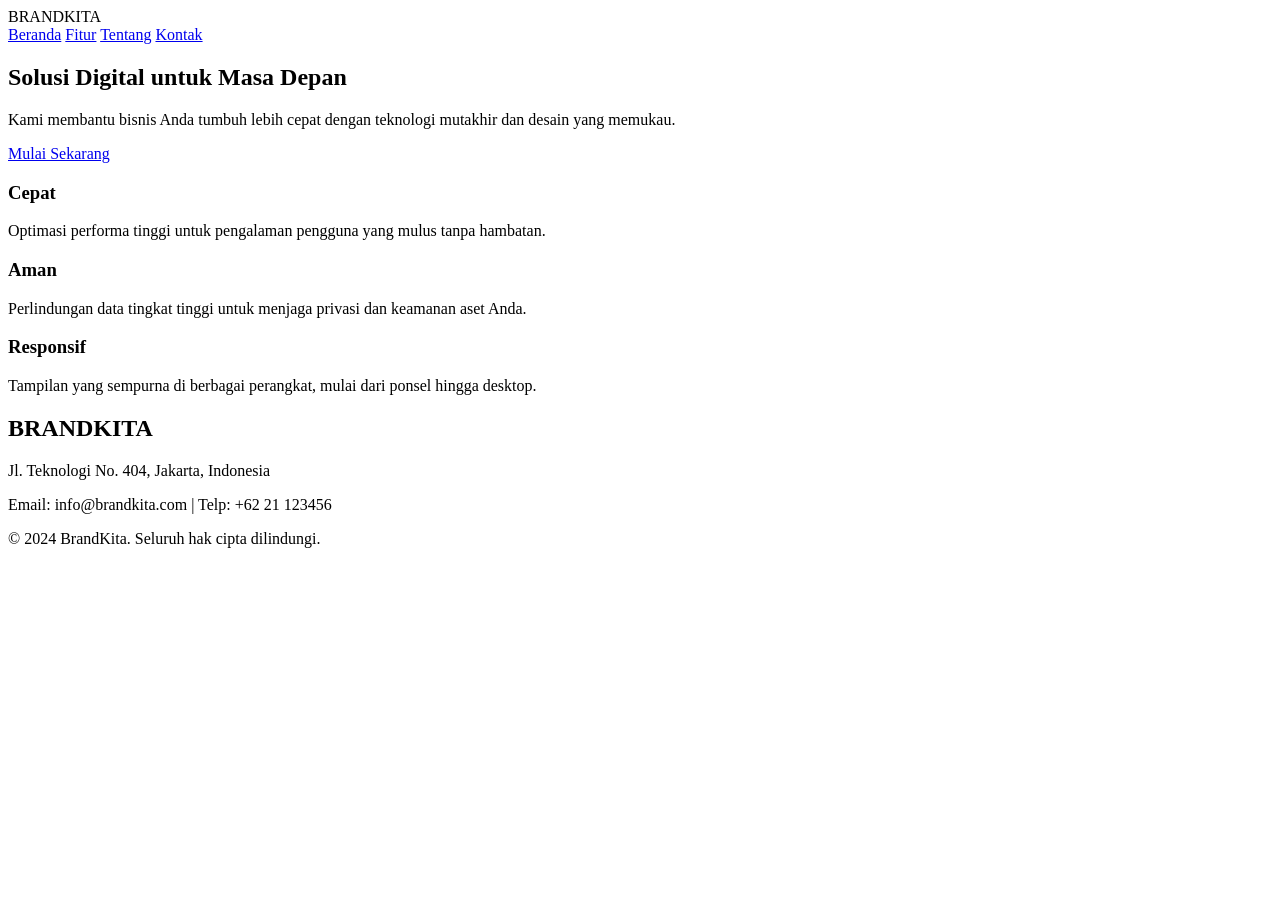
<file: index.html>
<!DOCTYPE html>
<html lang="en">
<head>
    <meta charset="UTF-8">
    <meta name="viewport" content="width=device-width, initial-scale=1.0">
    <title>Proyek Kolaborasi - BrandKita</title>
</head>
<body>
    <header>
    <div class="logo">BRANDKITA</div>
    <nav>
        <a href="#home">Beranda</a>
        <a href="#features">Fitur</a>
        <a href="#about">Tentang</a>
        <a href="#contact">Kontak</a>
    </nav>
</header>

<section class="hero" id="home">
    <h1>Solusi Digital untuk Masa Depan</h1>
    <p>Kami membantu bisnis Anda tumbuh lebih cepat dengan teknologi mutakhir dan desain yang memukau.</p>
    <a href="#features" class="btn">Mulai Sekarang</a>
</section>
<section class="features" id="features">
    <div class="feature-card">
        <h3>Cepat</h3>
        <p>Optimasi performa tinggi untuk pengalaman pengguna yang mulus tanpa hambatan.</p>
    </div>
    <div class="feature-card">
        <h3>Aman</h3>
        <p>Perlindungan data tingkat tinggi untuk menjaga privasi dan keamanan aset Anda.</p>
    </div>
    <div class="feature-card">
        <h3>Responsif</h3>
        <p>Tampilan yang sempurna di berbagai perangkat, mulai dari ponsel hingga desktop.</p>
    </div>
</section>

<footer>
    <div class="footer-content">
        <h2>BRANDKITA</h2>
        <p>Jl. Teknologi No. 404, Jakarta, Indonesia</p>
        <p>Email: info@brandkita.com | Telp: +62 21 123456</p>
    </div>
    <div class="copyright">
        &copy; 2024 BrandKita. Seluruh hak cipta dilindungi.
    </div>
</footer>
</body>
</html>
</file>
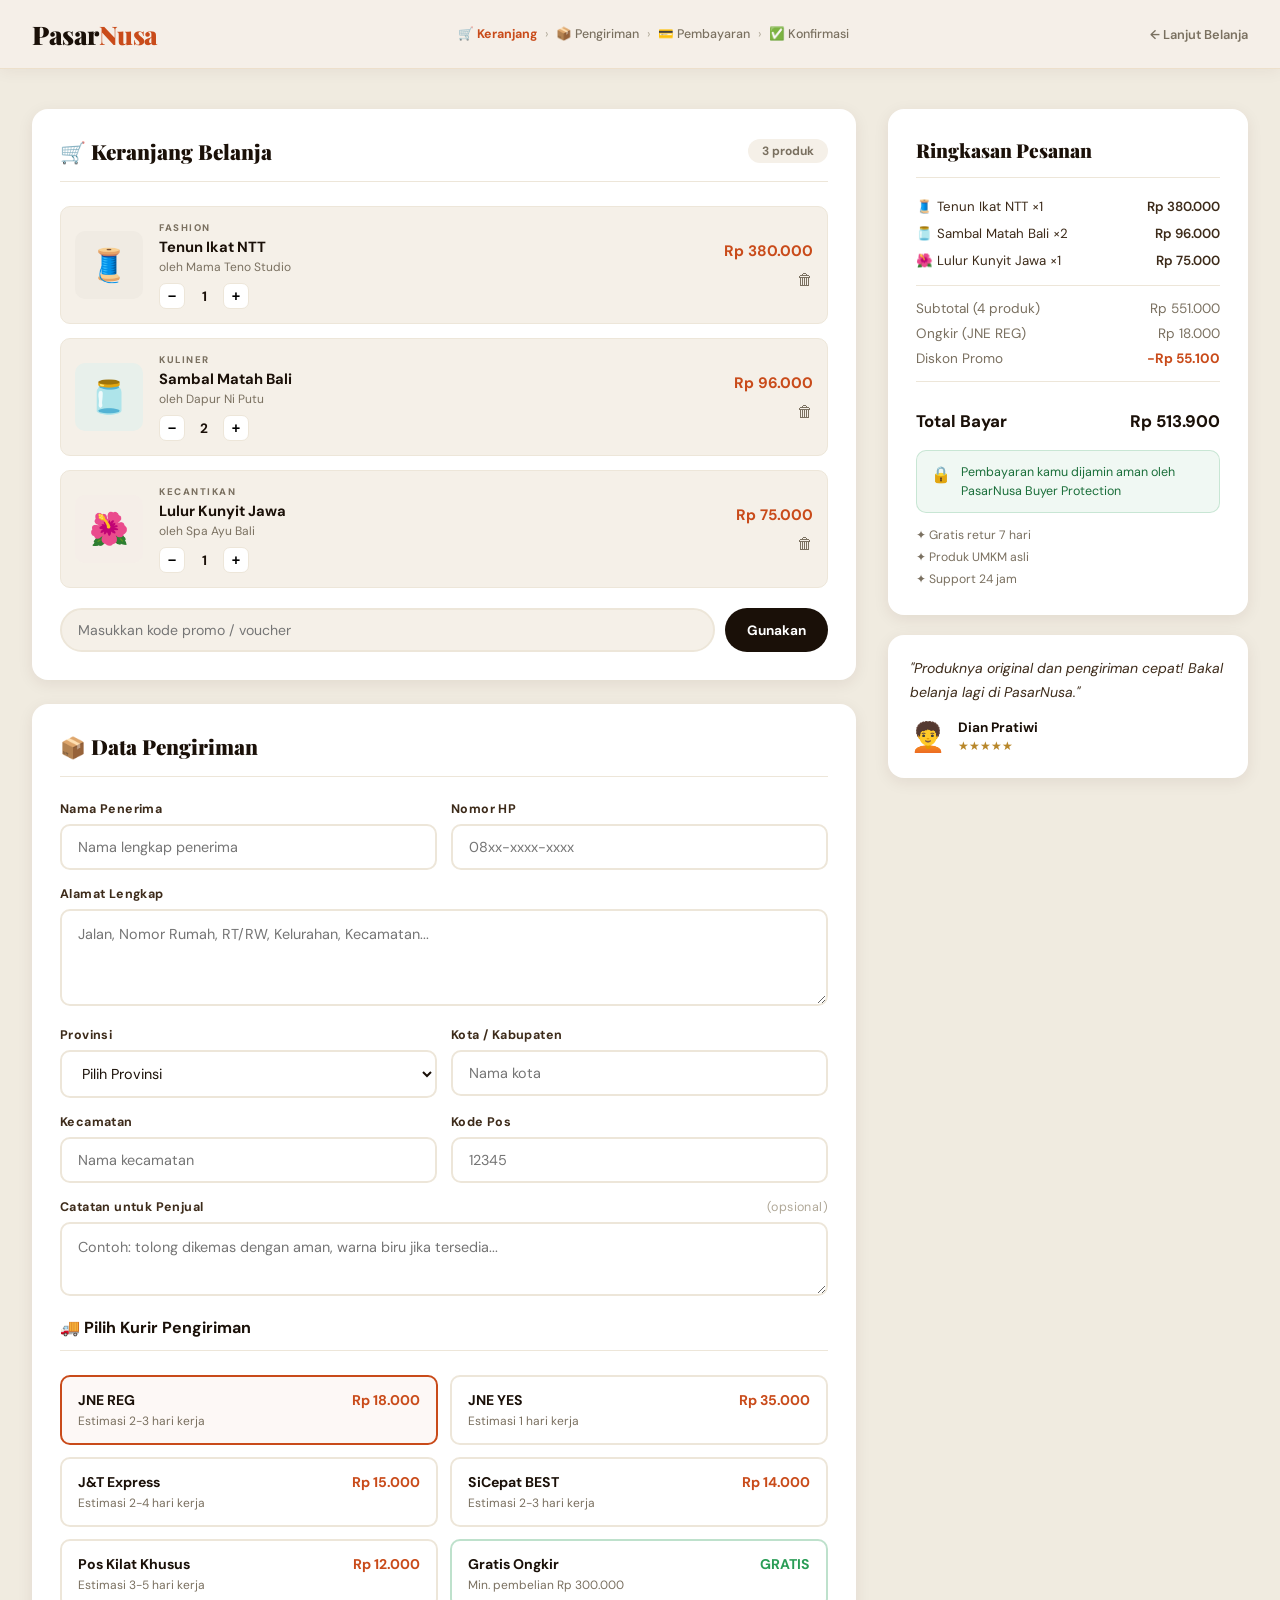
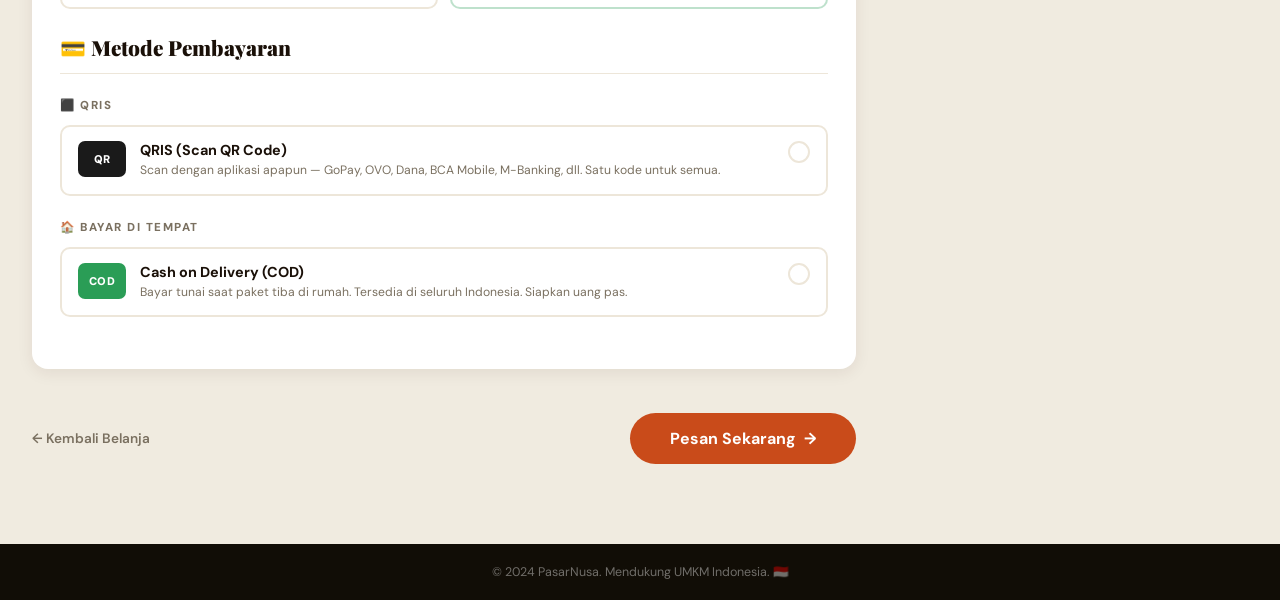
<file: Checkout.html>
<!DOCTYPE html>
<html lang="id">
<head>
  <meta charset="UTF-8" />
  <meta name="viewport" content="width=device-width, initial-scale=1.0" />
  <title>Checkout — PasarNusa</title>
  <link rel="stylesheet" href="style.css" />
  <link href="https://fonts.googleapis.com/css2?family=Playfair+Display:ital,wght@0,700;0,900;1,700&family=DM+Sans:wght@300;400;500;600&display=swap" rel="stylesheet" />
</head>
<body class="checkout-page">

  <nav class="navbar">
    <div class="nav-container">
      <a href="Home.html" class="logo">Pasar<span>Nusa</span></a>
      <div class="checkout-breadcrumb">
        <span class="crumb active">🛒 Keranjang</span>
        <span class="crumb-arrow">›</span>
        <span class="crumb">📦 Pengiriman</span>
        <span class="crumb-arrow">›</span>
        <span class="crumb">💳 Pembayaran</span>
        <span class="crumb-arrow">›</span>
        <span class="crumb">✅ Konfirmasi</span>
      </div>
      <a href="Home.html" class="btn-ghost-nav">← Lanjut Belanja</a>
    </div>
  </nav>

  <main class="checkout-main">
    <div class="checkout-layout">

      <!-- ============ LEFT: FORM ============ -->
      <div class="checkout-left">

        <!-- SECTION 1: KERANJANG -->
        <div class="checkout-card">
          <div class="checkout-card-header">
            <h2>🛒 Keranjang Belanja</h2>
            <span class="item-count">3 produk</span>
          </div>

          <div class="cart-list">

            <div class="cart-row">
              <div class="cart-row-img" style="background:#f0ebe3;">🧵</div>
              <div class="cart-row-info">
                <p class="cart-row-cat">FASHION</p>
                <p class="cart-row-name">Tenun Ikat NTT</p>
                <p class="cart-row-seller">oleh Mama Teno Studio</p>
                <div class="cart-row-qty">
                  <button class="qty-btn" type="button">−</button>
                  <span class="qty-val">1</span>
                  <button class="qty-btn" type="button">+</button>
                </div>
              </div>
              <div class="cart-row-right">
                <p class="cart-row-price">Rp 380.000</p>
                <button class="cart-row-remove" type="button">🗑</button>
              </div>
            </div>

            <div class="cart-row">
              <div class="cart-row-img" style="background:#e8f0eb;">🫙</div>
              <div class="cart-row-info">
                <p class="cart-row-cat">KULINER</p>
                <p class="cart-row-name">Sambal Matah Bali</p>
                <p class="cart-row-seller">oleh Dapur Ni Putu</p>
                <div class="cart-row-qty">
                  <button class="qty-btn" type="button">−</button>
                  <span class="qty-val">2</span>
                  <button class="qty-btn" type="button">+</button>
                </div>
              </div>
              <div class="cart-row-right">
                <p class="cart-row-price">Rp 96.000</p>
                <button class="cart-row-remove" type="button">🗑</button>
              </div>
            </div>

            <div class="cart-row">
              <div class="cart-row-img" style="background:#f5eee8;">🌺</div>
              <div class="cart-row-info">
                <p class="cart-row-cat">KECANTIKAN</p>
                <p class="cart-row-name">Lulur Kunyit Jawa</p>
                <p class="cart-row-seller">oleh Spa Ayu Bali</p>
                <div class="cart-row-qty">
                  <button class="qty-btn" type="button">−</button>
                  <span class="qty-val">1</span>
                  <button class="qty-btn" type="button">+</button>
                </div>
              </div>
              <div class="cart-row-right">
                <p class="cart-row-price">Rp 75.000</p>
                <button class="cart-row-remove" type="button">🗑</button>
              </div>
            </div>

          </div>

          <!-- KODE PROMO -->
          <div class="promo-input-wrap">
            <input type="text" placeholder="Masukkan kode promo / voucher" class="promo-input" name="kode_promo" />
            <button type="button" class="btn-apply-promo">Gunakan</button>
          </div>
        </div>

        <!-- SECTION 2: PENGIRIMAN -->
        <div class="checkout-card">
          <div class="checkout-card-header">
            <h2>📦 Data Pengiriman</h2>
          </div>
          <form action="#" method="POST" id="formCheckout">

            <div class="form-row">
              <div class="form-group">
                <label>Nama Penerima</label>
                <input type="text" name="nama_penerima" placeholder="Nama lengkap penerima" required />
              </div>
              <div class="form-group">
                <label>Nomor HP</label>
                <input type="tel" name="no_hp" placeholder="08xx-xxxx-xxxx" required />
              </div>
            </div>

            <div class="form-group">
              <label>Alamat Lengkap</label>
              <textarea name="alamat" placeholder="Jalan, Nomor Rumah, RT/RW, Kelurahan, Kecamatan..." rows="3" required></textarea>
            </div>

            <div class="form-row">
              <div class="form-group">
                <label>Provinsi</label>
                <select name="provinsi" required>
                  <option value="" disabled selected>Pilih Provinsi</option>
                  <option>Aceh</option>
                  <option>Sumatera Utara</option>
                  <option>Sumatera Barat</option>
                  <option>Riau</option>
                  <option>DKI Jakarta</option>
                  <option>Jawa Barat</option>
                  <option>Jawa Tengah</option>
                  <option>DI Yogyakarta</option>
                  <option>Jawa Timur</option>
                  <option>Bali</option>
                  <option>Nusa Tenggara Barat</option>
                  <option>Nusa Tenggara Timur</option>
                  <option>Kalimantan Barat</option>
                  <option>Kalimantan Timur</option>
                  <option>Sulawesi Selatan</option>
                  <option>Papua</option>
                </select>
              </div>
              <div class="form-group">
                <label>Kota / Kabupaten</label>
                <input type="text" name="kota" placeholder="Nama kota" required />
              </div>
            </div>

            <div class="form-row">
              <div class="form-group">
                <label>Kecamatan</label>
                <input type="text" name="kecamatan" placeholder="Nama kecamatan" />
              </div>
              <div class="form-group">
                <label>Kode Pos</label>
                <input type="text" name="kode_pos" placeholder="12345" required />
              </div>
            </div>

            <div class="form-group">
              <label>Catatan untuk Penjual <span class="label-opt">(opsional)</span></label>
              <textarea name="catatan" placeholder="Contoh: tolong dikemas dengan aman, warna biru jika tersedia..." rows="2"></textarea>
            </div>

            <!-- KURIR -->
            <div class="checkout-card-header" style="margin-top:8px; padding:0 0 12px 0; border-bottom:1px solid var(--cream-dark);">
              <h3 style="font-size:1rem;">🚚 Pilih Kurir Pengiriman</h3>
            </div>
            <div class="kurir-grid">
              <label class="kurir-card">
                <input type="radio" name="kurir" value="jne_reg" checked />
                <div class="kurir-body">
                  <div class="kurir-top">
                    <span class="kurir-name">JNE REG</span>
                    <span class="kurir-price">Rp 18.000</span>
                  </div>
                  <p class="kurir-eta">Estimasi 2-3 hari kerja</p>
                </div>
              </label>
              <label class="kurir-card">
                <input type="radio" name="kurir" value="jne_yes" />
                <div class="kurir-body">
                  <div class="kurir-top">
                    <span class="kurir-name">JNE YES</span>
                    <span class="kurir-price">Rp 35.000</span>
                  </div>
                  <p class="kurir-eta">Estimasi 1 hari kerja</p>
                </div>
              </label>
              <label class="kurir-card">
                <input type="radio" name="kurir" value="j&t" />
                <div class="kurir-body">
                  <div class="kurir-top">
                    <span class="kurir-name">J&T Express</span>
                    <span class="kurir-price">Rp 15.000</span>
                  </div>
                  <p class="kurir-eta">Estimasi 2-4 hari kerja</p>
                </div>
              </label>
              <label class="kurir-card">
                <input type="radio" name="kurir" value="sicepat" />
                <div class="kurir-body">
                  <div class="kurir-top">
                    <span class="kurir-name">SiCepat BEST</span>
                    <span class="kurir-price">Rp 14.000</span>
                  </div>
                  <p class="kurir-eta">Estimasi 2-3 hari kerja</p>
                </div>
              </label>
              <label class="kurir-card">
                <input type="radio" name="kurir" value="pos_kilat" />
                <div class="kurir-body">
                  <div class="kurir-top">
                    <span class="kurir-name">Pos Kilat Khusus</span>
                    <span class="kurir-price">Rp 12.000</span>
                  </div>
                  <p class="kurir-eta">Estimasi 3-5 hari kerja</p>
                </div>
              </label>
              <label class="kurir-card kurir-gratis">
                <input type="radio" name="kurir" value="gratis" />
                <div class="kurir-body">
                  <div class="kurir-top">
                    <span class="kurir-name">Gratis Ongkir</span>
                    <span class="kurir-price gratis">GRATIS</span>
                  </div>
                  <p class="kurir-eta">Min. pembelian Rp 300.000</p>
                </div>
              </label>
            </div>

            <!-- ============ METODE PEMBAYARAN ============ -->
            <div class="checkout-card-header" style="margin-top:24px; padding:0 0 12px 0; border-bottom:1px solid var(--cream-dark);">
              <h2>💳 Metode Pembayaran</h2>
            </div>

            <!-- QRIS -->
            <div class="payment-group">
              <p class="payment-group-label">⬛ QRIS</p>
              <div class="payment-options">
                <label class="payment-card payment-card-wide">
                  <input type="radio" name="pembayaran" value="qris" />
                  <div class="payment-body">
                    <div class="payment-logo qris">QR</div>
                    <div class="payment-info">
                      <p class="payment-name">QRIS (Scan QR Code)</p>
                      <p class="payment-desc">Scan dengan aplikasi apapun — GoPay, OVO, Dana, BCA Mobile, M-Banking, dll. Satu kode untuk semua.</p>
                    </div>
                    <span class="payment-check">✓</span>
                  </div>
                </label>
              </div>
            </div>

            <!-- COD -->
            <div class="payment-group">
              <p class="payment-group-label">🏠 Bayar di Tempat</p>
              <div class="payment-options">
                <label class="payment-card payment-card-wide">
                  <input type="radio" name="pembayaran" value="cod" />
                  <div class="payment-body">
                    <div class="payment-logo cod">COD</div>
                    <div class="payment-info">
                      <p class="payment-name">Cash on Delivery (COD)</p>
                      <p class="payment-desc">Bayar tunai saat paket tiba di rumah. Tersedia di seluruh Indonesia. Siapkan uang pas.</p>
                    </div>
                    <span class="payment-check">✓</span>
                  </div>
                </label>
              </div>
            </div>

        </div><!-- end checkout-card -->

        <!-- SUBMIT -->
        <div class="checkout-submit-wrap">
          <a href="Home.html" class="btn-back-belanja">← Kembali Belanja</a>
          <button type="submit" form="formCheckout" class="btn-pesan-sekarang">
            Pesan Sekarang &nbsp;→
          </button>
        </div>

        </form>
      </div><!-- end checkout-left -->

      <!-- ============ RIGHT: RINGKASAN ============ -->
      <div class="checkout-right">
        <div class="summary-card">
          <h3 class="summary-title">Ringkasan Pesanan</h3>

          <div class="summary-items">
            <div class="summary-item">
              <span>🧵 Tenun Ikat NTT ×1</span>
              <span>Rp 380.000</span>
            </div>
            <div class="summary-item">
              <span>🫙 Sambal Matah Bali ×2</span>
              <span>Rp 96.000</span>
            </div>
            <div class="summary-item">
              <span>🌺 Lulur Kunyit Jawa ×1</span>
              <span>Rp 75.000</span>
            </div>
          </div>

          <div class="summary-divider"></div>

          <div class="summary-row">
            <span>Subtotal (4 produk)</span>
            <span>Rp 551.000</span>
          </div>
          <div class="summary-row">
            <span>Ongkir (JNE REG)</span>
            <span>Rp 18.000</span>
          </div>
          <div class="summary-row diskon">
            <span>Diskon Promo</span>
            <span>−Rp 55.100</span>
          </div>

          <div class="summary-divider"></div>

          <div class="summary-total">
            <span>Total Bayar</span>
            <span>Rp 513.900</span>
          </div>

          <div class="summary-note">
            <span class="note-icon">🔒</span>
            <span>Pembayaran kamu dijamin aman oleh PasarNusa Buyer Protection</span>
          </div>

          <div class="summary-badges">
            <div class="s-badge">✦ Gratis retur 7 hari</div>
            <div class="s-badge">✦ Produk UMKM asli</div>
            <div class="s-badge">✦ Support 24 jam</div>
          </div>
        </div>

        <!-- TESTIMONI -->
        <div class="testi-card">
          <p class="testi-quote">"Produknya original dan pengiriman cepat! Bakal belanja lagi di PasarNusa."</p>
          <div class="testi-author">
            <span class="testi-avatar">🧑‍🦱</span>
            <div>
              <p class="testi-name">Dian Pratiwi</p>
              <p class="testi-stars">★★★★★</p>
            </div>
          </div>
        </div>
      </div>

    </div><!-- end checkout-layout -->
  </main>

  <!-- FOOTER minimal -->
  <footer class="footer-mini">
    <p>© 2024 PasarNusa. Mendukung UMKM Indonesia. 🇮🇩</p>
  </footer>

</body>
</html>
</file>
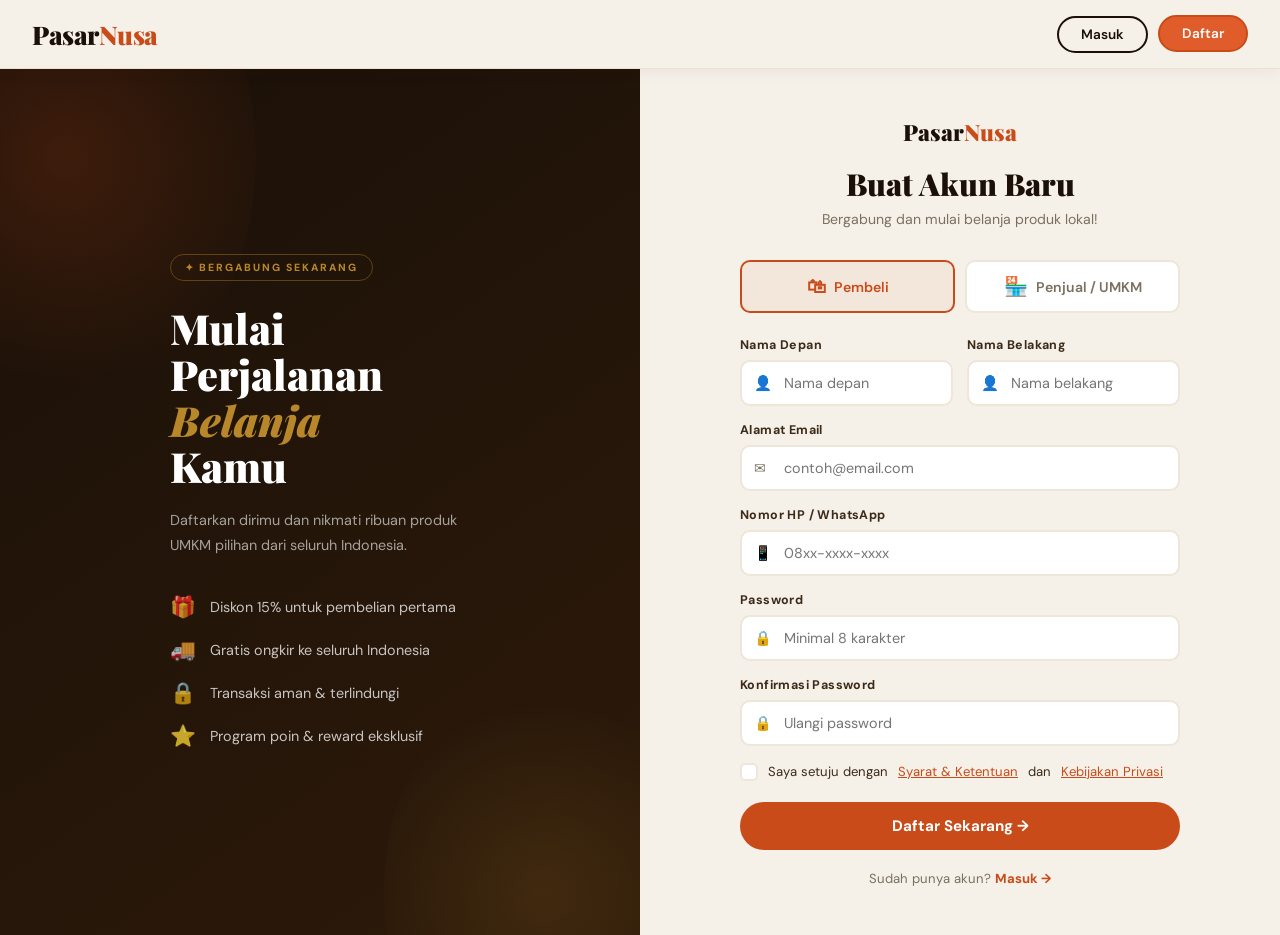
<file: Daftarrrr.html>
<!DOCTYPE html>
<html lang="id">
<head>
  <meta charset="UTF-8" />
  <meta name="viewport" content="width=device-width, initial-scale=1.0" />
  <title>Daftar — PasarNusa</title>
  <link rel="stylesheet" href="style.css" />
  <link href="https://fonts.googleapis.com/css2?family=Playfair+Display:ital,wght@0,700;0,900;1,700&family=DM+Sans:wght@300;400;500;600&display=swap" rel="stylesheet" />
</head>
<body class="auth-page">

  <nav class="navbar">
    <div class="nav-container">
      <a href="Home.html" class="logo">Pasar<span>Nusa</span></a>
      <div class="nav-actions">
        <a href="masuk.html" class="btn-masuk">Masuk</a>
        <a href="Daftarrrr.html" class="btn-daftar nav-active">Daftar</a>
      </div>
    </div>
  </nav>

  <main class="auth-main">

    <div class="auth-panel-left daftar-panel">
      <div class="auth-panel-content">
        <div class="auth-panel-badge">✦ BERGABUNG SEKARANG</div>
        <h2 class="auth-panel-title">Mulai<br>Perjalanan<br><em>Belanja</em><br>Kamu</h2>
        <p class="auth-panel-sub">Daftarkan dirimu dan nikmati ribuan produk UMKM pilihan dari seluruh Indonesia.</p>
        <div class="benefit-list">
          <div class="benefit-item">
            <span class="benefit-icon">🎁</span>
            <span>Diskon 15% untuk pembelian pertama</span>
          </div>
          <div class="benefit-item">
            <span class="benefit-icon">🚚</span>
            <span>Gratis ongkir ke seluruh Indonesia</span>
          </div>
          <div class="benefit-item">
            <span class="benefit-icon">🔒</span>
            <span>Transaksi aman &amp; terlindungi</span>
          </div>
          <div class="benefit-item">
            <span class="benefit-icon">⭐</span>
            <span>Program poin &amp; reward eksklusif</span>
          </div>
        </div>
      </div>
    </div>

    <div class="auth-panel-right">
      <div class="auth-form-box">
        <div class="auth-form-header">
          <a href="Home.html" class="auth-logo">Pasar<span>Nusa</span></a>
          <h1>Buat Akun Baru</h1>
          <p class="auth-form-sub">Bergabung dan mulai belanja produk lokal!</p>
        </div>

        <!-- ROLE TABS -->
        <div class="role-tabs">
          <label class="role-tab">
            <input type="radio" name="role" value="pembeli" checked />
            <span class="role-tab-label">
              <span class="role-icon">🛍</span>
              Pembeli
            </span>
          </label>
          <label class="role-tab">
            <input type="radio" name="role" value="penjual" />
            <span class="role-tab-label">
              <span class="role-icon">🏪</span>
              Penjual / UMKM
            </span>
          </label>
        </div>

        <form class="auth-form" action="#" method="POST">
          <input type="hidden" name="role" value="pembeli" />

          <div class="form-row">
            <div class="form-group">
              <label for="nama">Nama Depan</label>
              <div class="input-wrap">
                <span class="input-icon">👤</span>
                <input type="text" id="nama" name="nama" placeholder="Nama depan" required />
              </div>
            </div>
            <div class="form-group">
              <label for="nama_belakang">Nama Belakang</label>
              <div class="input-wrap">
                <span class="input-icon">👤</span>
                <input type="text" id="nama_belakang" name="nama_belakang" placeholder="Nama belakang" />
              </div>
            </div>
          </div>

          <div class="form-group">
            <label for="reg_email">Alamat Email</label>
            <div class="input-wrap">
              <span class="input-icon">✉</span>
              <input type="email" id="reg_email" name="email" placeholder="contoh@email.com" required />
            </div>
          </div>

          <div class="form-group">
            <label for="no_hp">Nomor HP / WhatsApp</label>
            <div class="input-wrap">
              <span class="input-icon">📱</span>
              <input type="number" id="no_hp" name="no_hp" placeholder="08xx-xxxx-xxxx" required />
            </div>
          </div>

          <div class="form-group">
            <label for="reg_password">Password</label>
            <div class="input-wrap">
              <span class="input-icon">🔒</span>
              <input type="password" id="reg_password" name="password" placeholder="Minimal 8 karakter" required />
            </div>
          </div>

          <div class="form-group">
            <label for="konfirmasi_password">Konfirmasi Password</label>
            <div class="input-wrap">
              <span class="input-icon">🔒</span>
              <input type="password" id="konfirmasi_password" name="konfirmasi_password" placeholder="Ulangi password" required />
            </div>
          </div>

          <div class="form-check">
            <label class="check-label">
              <input type="checkbox" name="setuju" required />
              <span class="check-box"></span>
              Saya setuju dengan <a href="#">Syarat &amp; Ketentuan</a> dan <a href="#">Kebijakan Privasi</a>
            </label>
          </div>

          <button type="submit" class="btn-auth-submit">Daftar Sekarang →</button>

          <p class="auth-switch">Sudah punya akun? <a href="masuk.html">Masuk →</a></p>
        </form>
      </div>
    </div>

  </main>
</body>
</html>
</file>
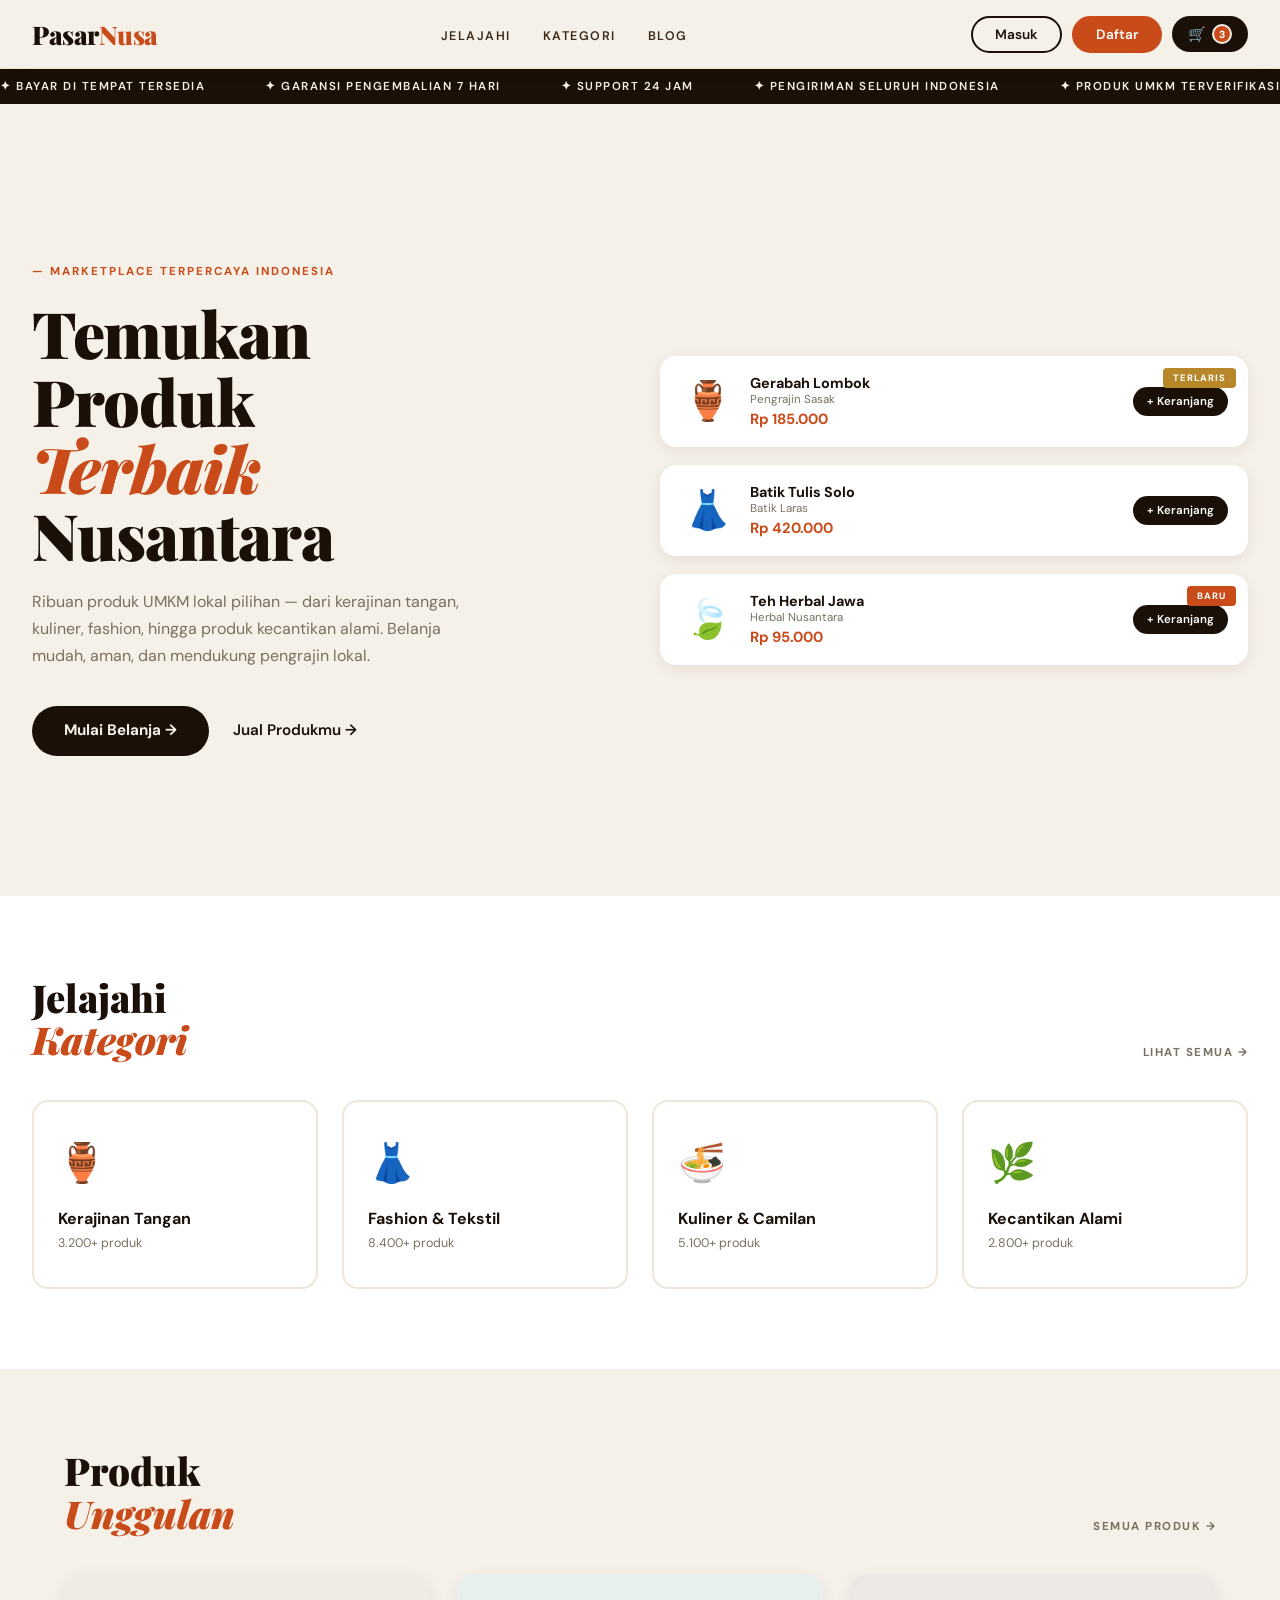
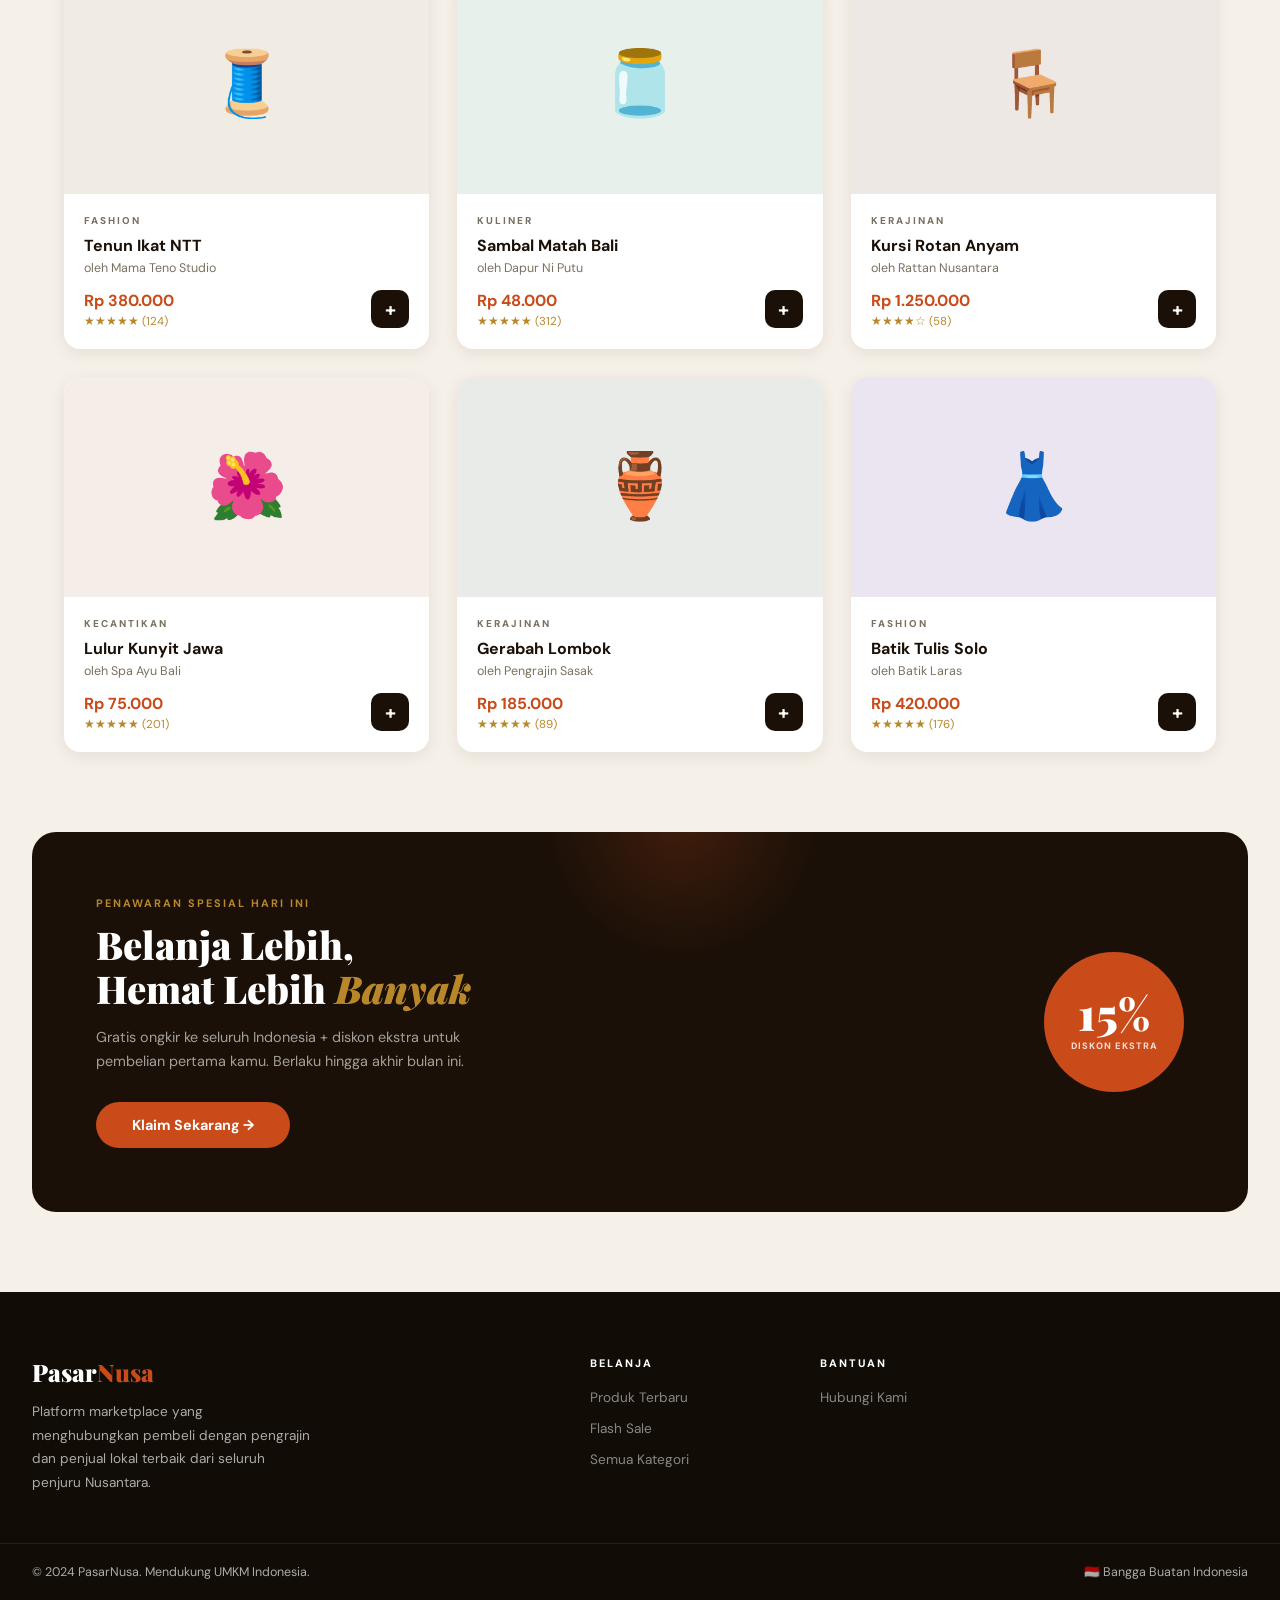
<file: Home.html>
<!DOCTYPE html>
<html lang="id">
<head>
  <meta charset="UTF-8" />
  <meta name="viewport" content="width=device-width, initial-scale=1.0" />
  <title>PasarNusa — Marketplace Terpercaya Indonesia</title>
  <link rel="stylesheet" href="style.css" />
  <link href="https://fonts.googleapis.com/css2?family=Playfair+Display:ital,wght@0,700;0,900;1,700&family=DM+Sans:wght@300;400;500;600&display=swap" rel="stylesheet" />
</head>
<body>

  <!-- NAVBAR -->
  <nav class="navbar">
    <div class="nav-container">
      <a href="Home.html" class="logo">Pasar<span>Nusa</span></a>
      <ul class="nav-links">
        <li><a href="#jelajahi">Jelajahi</a></li>
        <li><a href="#kategori">Kategori</a></li>
        <li><a href="#blog">Blog</a></li>
      </ul>
      <div class="nav-actions">
        <a href="masuk.html" class="btn-masuk">Masuk</a>
        <a href="Daftarrrr.html" class="btn-daftar">Daftar</a>
        <a href="checkout.html" class="btn-cart">🛒 <span class="cart-badge">3</span></a>
      </div>
    </div>
  </nav>

  <!-- TICKER -->
  <div class="ticker-wrap">
    <div class="ticker">
      <span>✦ BAYAR DI TEMPAT TERSEDIA</span>
      <span>✦ GARANSI PENGEMBALIAN 7 HARI</span>
      <span>✦ SUPPORT 24 JAM</span>
      <span>✦ PENGIRIMAN SELURUH INDONESIA</span>
      <span>✦ PRODUK UMKM TERVERIFIKASI</span>
      <span>✦ BAYAR DI TEMPAT TERSEDIA</span>
      <span>✦ GARANSI PENGEMBALIAN 7 HARI</span>
      <span>✦ SUPPORT 24 JAM</span>
      <span>✦ PENGIRIMAN SELURUH INDONESIA</span>
      <span>✦ PRODUK UMKM TERVERIFIKASI</span>
    </div>
  </div>

  <!-- HERO -->
  <section class="hero" id="jelajahi">
    <div class="hero-content">
      <p class="hero-label">— MARKETPLACE TERPERCAYA INDONESIA</p>
      <h1 class="hero-title">
        Temukan<br>Produk<br><em>Terbaik</em><br>Nusantara
      </h1>
      <p class="hero-desc">Ribuan produk UMKM lokal pilihan — dari kerajinan tangan, kuliner, fashion, hingga produk kecantikan alami. Belanja mudah, aman, dan mendukung pengrajin lokal.</p>
      <div class="hero-btns">
        <a href="#produk" class="btn-primary">Mulai Belanja →</a>
        <a href="#penjual" class="btn-ghost">Jual Produkmu →</a>
      </div>
    </div>
    <div class="hero-cards">
      <div class="hero-card anim-float-1">
        <span class="badge badge-terlaris">TERLARIS</span>
        <div class="card-img">🏺</div>
        <div class="card-info">
          <p class="card-name">Gerabah Lombok</p>
          <p class="card-seller">Pengrajin Sasak</p>
          <p class="card-price">Rp 185.000</p>
        </div>
        <a href="checkout.html" class="btn-add-cart">+ Keranjang</a>
      </div>
      <div class="hero-card anim-float-2">
        <div class="card-img">👗</div>
        <div class="card-info">
          <p class="card-name">Batik Tulis Solo</p>
          <p class="card-seller">Batik Laras</p>
          <p class="card-price">Rp 420.000</p>
        </div>
        <a href="checkout.html" class="btn-add-cart">+ Keranjang</a>
      </div>
      <div class="hero-card anim-float-3">
        <span class="badge badge-baru">BARU</span>
        <div class="card-img">🍃</div>
        <div class="card-info">
          <p class="card-name">Teh Herbal Jawa</p>
          <p class="card-seller">Herbal Nusantara</p>
          <p class="card-price">Rp 95.000</p>
        </div>
        <a href="checkout.html" class="btn-add-cart">+ Keranjang</a>
      </div>
    </div>
  </section>

  <!-- KATEGORI -->
  <section class="kategori-section" id="kategori">
    <div class="inner">
      <div class="section-header">
        <h2 class="section-title">Jelajahi<br><em>Kategori</em></h2>
        <a href="#produk" class="lihat-semua">LIHAT SEMUA →</a>
      </div>
      <div class="kategori-grid">
        <a href="#produk" class="kat-card">
          <div class="kat-icon">🏺</div>
          <p class="kat-name">Kerajinan Tangan</p>
          <p class="kat-count">3.200+ produk</p>
        </a>
        <a href="#produk" class="kat-card">
          <div class="kat-icon">👗</div>
          <p class="kat-name">Fashion &amp; Tekstil</p>
          <p class="kat-count">8.400+ produk</p>
        </a>
        <a href="#produk" class="kat-card">
          <div class="kat-icon">🍜</div>
          <p class="kat-name">Kuliner &amp; Camilan</p>
          <p class="kat-count">5.100+ produk</p>
        </a>
        <a href="#produk" class="kat-card">
          <div class="kat-icon">🌿</div>
          <p class="kat-name">Kecantikan Alami</p>
          <p class="kat-count">2.800+ produk</p>
        </a>
      </div>
    </div>
  </section>

  <!-- PRODUK UNGGULAN -->
  <section class="produk-section" id="produk">
    <div class="inner">
      <div class="section-header">
        <h2 class="section-title">Produk<br><em>Unggulan</em></h2>
        <a href="#" class="lihat-semua">SEMUA PRODUK →</a>
      </div>
      <div class="produk-grid">

        <div class="produk-card">
          <div class="produk-img" style="background:#f0ebe3;">🧵</div>
          <div class="produk-info">
            <span class="produk-cat">FASHION</span>
            <p class="produk-name">Tenun Ikat NTT</p>
            <p class="produk-seller">oleh Mama Teno Studio</p>
            <div class="produk-footer">
              <div>
                <p class="produk-price">Rp 380.000</p>
                <p class="produk-stars">★★★★★ (124)</p>
              </div>
              <a href="checkout.html" class="btn-plus">+</a>
            </div>
          </div>
        </div>

        <div class="produk-card">
          <div class="produk-img" style="background:#e8f0eb;">🫙</div>
          <div class="produk-info">
            <span class="produk-cat">KULINER</span>
            <p class="produk-name">Sambal Matah Bali</p>
            <p class="produk-seller">oleh Dapur Ni Putu</p>
            <div class="produk-footer">
              <div>
                <p class="produk-price">Rp 48.000</p>
                <p class="produk-stars">★★★★★ (312)</p>
              </div>
              <a href="checkout.html" class="btn-plus">+</a>
            </div>
          </div>
        </div>

        <div class="produk-card">
          <div class="produk-img" style="background:#ede8e3;">🪑</div>
          <div class="produk-info">
            <span class="produk-cat">KERAJINAN</span>
            <p class="produk-name">Kursi Rotan Anyam</p>
            <p class="produk-seller">oleh Rattan Nusantara</p>
            <div class="produk-footer">
              <div>
                <p class="produk-price">Rp 1.250.000</p>
                <p class="produk-stars">★★★★☆ (58)</p>
              </div>
              <a href="checkout.html" class="btn-plus">+</a>
            </div>
          </div>
        </div>

        <div class="produk-card">
          <div class="produk-img" style="background:#f5eee8;">🌺</div>
          <div class="produk-info">
            <span class="produk-cat">KECANTIKAN</span>
            <p class="produk-name">Lulur Kunyit Jawa</p>
            <p class="produk-seller">oleh Spa Ayu Bali</p>
            <div class="produk-footer">
              <div>
                <p class="produk-price">Rp 75.000</p>
                <p class="produk-stars">★★★★★ (201)</p>
              </div>
              <a href="checkout.html" class="btn-plus">+</a>
            </div>
          </div>
        </div>

        <div class="produk-card">
          <div class="produk-img" style="background:#e8ebe8;">🏺</div>
          <div class="produk-info">
            <span class="produk-cat">KERAJINAN</span>
            <p class="produk-name">Gerabah Lombok</p>
            <p class="produk-seller">oleh Pengrajin Sasak</p>
            <div class="produk-footer">
              <div>
                <p class="produk-price">Rp 185.000</p>
                <p class="produk-stars">★★★★★ (89)</p>
              </div>
              <a href="checkout.html" class="btn-plus">+</a>
            </div>
          </div>
        </div>

        <div class="produk-card">
          <div class="produk-img" style="background:#eae5f0;">👗</div>
          <div class="produk-info">
            <span class="produk-cat">FASHION</span>
            <p class="produk-name">Batik Tulis Solo</p>
            <p class="produk-seller">oleh Batik Laras</p>
            <div class="produk-footer">
              <div>
                <p class="produk-price">Rp 420.000</p>
                <p class="produk-stars">★★★★★ (176)</p>
              </div>
              <a href="checkout.html" class="btn-plus">+</a>
            </div>
          </div>
        </div>

      </div>
    </div>
  </section>

  <!-- PROMO BANNER -->
  <section class="promo-banner" id="penjual">
    <div class="inner promo-inner">
      <div class="promo-content">
        <p class="promo-label">Penawaran Spesial Hari Ini</p>
        <h2 class="promo-title">Belanja Lebih,<br>Hemat Lebih <em>Banyak</em></h2>
        <p class="promo-desc">Gratis ongkir ke seluruh Indonesia + diskon ekstra untuk pembelian pertama kamu. Berlaku hingga akhir bulan ini.</p>
        <a href="checkout.html" class="btn-klaim">Klaim Sekarang →</a>
      </div>
      <div class="promo-badge-wrap">
        <div class="badge-circle">
          <p class="badge-persen">15%</p>
          <p class="badge-text">DISKON EKSTRA</p>
        </div>
      </div>
    </div>
  </section>

  <!-- FOOTER -->
  <footer class="footer" id="blog">
    <div class="footer-container">
      <div class="footer-brand">
        <p class="footer-logo">Pasar<span>Nusa</span></p>
        <p class="footer-tagline">Platform marketplace yang menghubungkan pembeli dengan pengrajin dan penjual lokal terbaik dari seluruh penjuru Nusantara.</p>
      </div>
      <div class="footer-links">
        <div>
          <p class="footer-col-title">BELANJA</p>
          <ul>
            <li><a href="#">Produk Terbaru</a></li>
            <li><a href="#">Flash Sale</a></li>
            <li><a href="#kategori">Semua Kategori</a></li>
          </ul>
        </div>
        <div>
          <p class="footer-col-title">BANTUAN</p>
          <ul>
            <li><a href="#">Hubungi Kami</a></li>
          </ul>
        </div>
      </div>
    </div>
    <div class="footer-bottom">
      <p>© 2024 PasarNusa. Mendukung UMKM Indonesia.</p>
      <p>🇮🇩 Bangga Buatan Indonesia</p>
    </div>
  </footer>

</body>
</html>
</file>
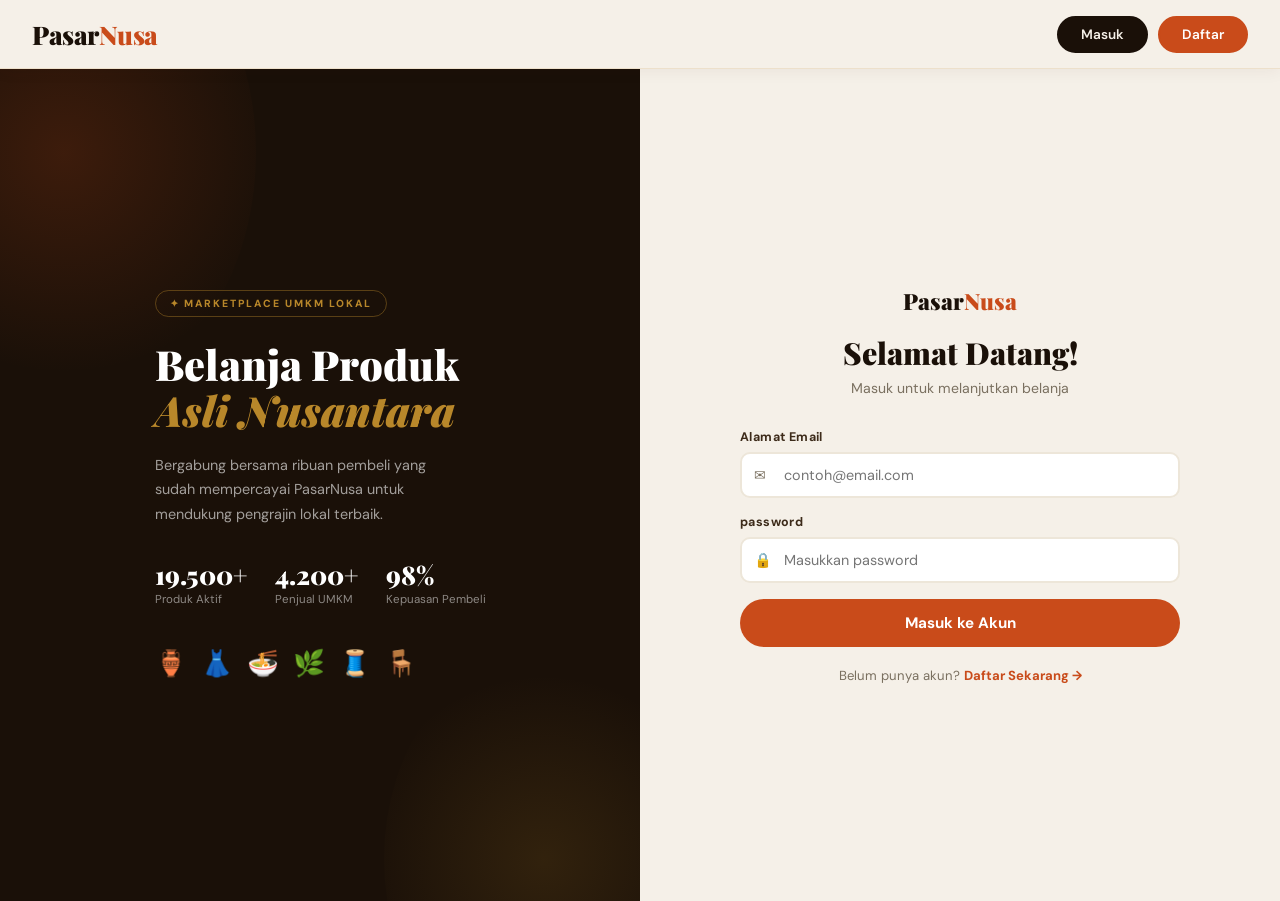
<file: Masuk.html>
<!DOCTYPE html>
<html lang="id">
<head>
  <meta charset="UTF-8" />
  <meta name="viewport" content="width=device-width, initial-scale=1.0" />
  <title>Masuk — PasarNusa</title>
  <link rel="stylesheet" href="style.css" />
  <link href="https://fonts.googleapis.com/css2?family=Playfair+Display:ital,wght@0,700;0,900;1,700&family=DM+Sans:wght@300;400;500;600&display=swap" rel="stylesheet" />
</head>
<body class="auth-page">

  <nav class="navbar">
    <div class="nav-container">
      <a href="Home.html" class="logo">Pasar<span>Nusa</span></a>
      <div class="nav-actions">
        <a href="masuk.html" class="btn-masuk nav-active">Masuk</a>
        <a href="Daftarrrr.html" class="btn-daftar">Daftar</a>
      </div>
    </div>
  </nav>

  <main class="auth-main">

    <div class="auth-panel-left">
      <div class="auth-panel-content">
        <div class="auth-panel-badge">✦ MARKETPLACE UMKM LOKAL</div>
        <h2 class="auth-panel-title">Belanja Produk<br><em>Asli Nusantara</em></h2>
        <p class="auth-panel-sub">Bergabung bersama ribuan pembeli yang sudah mempercayai PasarNusa untuk mendukung pengrajin lokal terbaik.</p>
        <div class="auth-panel-stats">
          <div class="auth-stat">
            <p class="auth-stat-num">19.500+</p>
            <p class="auth-stat-label">Produk Aktif</p>
          </div>
          <div class="auth-stat">
            <p class="auth-stat-num">4.200+</p>
            <p class="auth-stat-label">Penjual UMKM</p>
          </div>
          <div class="auth-stat">
            <p class="auth-stat-num">98%</p>
            <p class="auth-stat-label">Kepuasan Pembeli</p>
          </div>
        </div>
        <div class="auth-panel-deco">
          <span>🏺</span><span>👗</span><span>🍜</span><span>🌿</span><span>🧵</span><span>🪑</span>
        </div>
      </div>
    </div>

    <div class="auth-panel-right">
      <div class="auth-form-box">
        <div class="auth-form-header">
          <a href="Home.html" class="auth-logo">Pasar<span>Nusa</span></a>
          <h1>Selamat Datang!</h1>
          <p class="auth-form-sub">Masuk untuk melanjutkan belanja</p>
        </div>

        <form class="auth-form" action="#" method="POST">
          <div class="form-group">
            <label for="email">Alamat Email</label>
            <div class="input-wrap">
              <span class="input-icon">✉</span>
              <input type="email" id="email" name="email" placeholder="contoh@email.com" required />
            </div>
          </div>

          <div class="form-group">
            <label for="password">
              password
            </label>
            <div class="input-wrap">
              <span class="input-icon">🔒</span>
              <input type="password" id="password" name="password" placeholder="Masukkan password" required />
            </div>
          </div>

          <button type="submit" class="btn-auth-submit">Masuk ke Akun</button>

          <p class="auth-switch">Belum punya akun? <a href="Daftarrrr.html">Daftar Sekarang →</a></p>
        </form>
      </div>
    </div>

  </main>
</body>
</html>
</file>
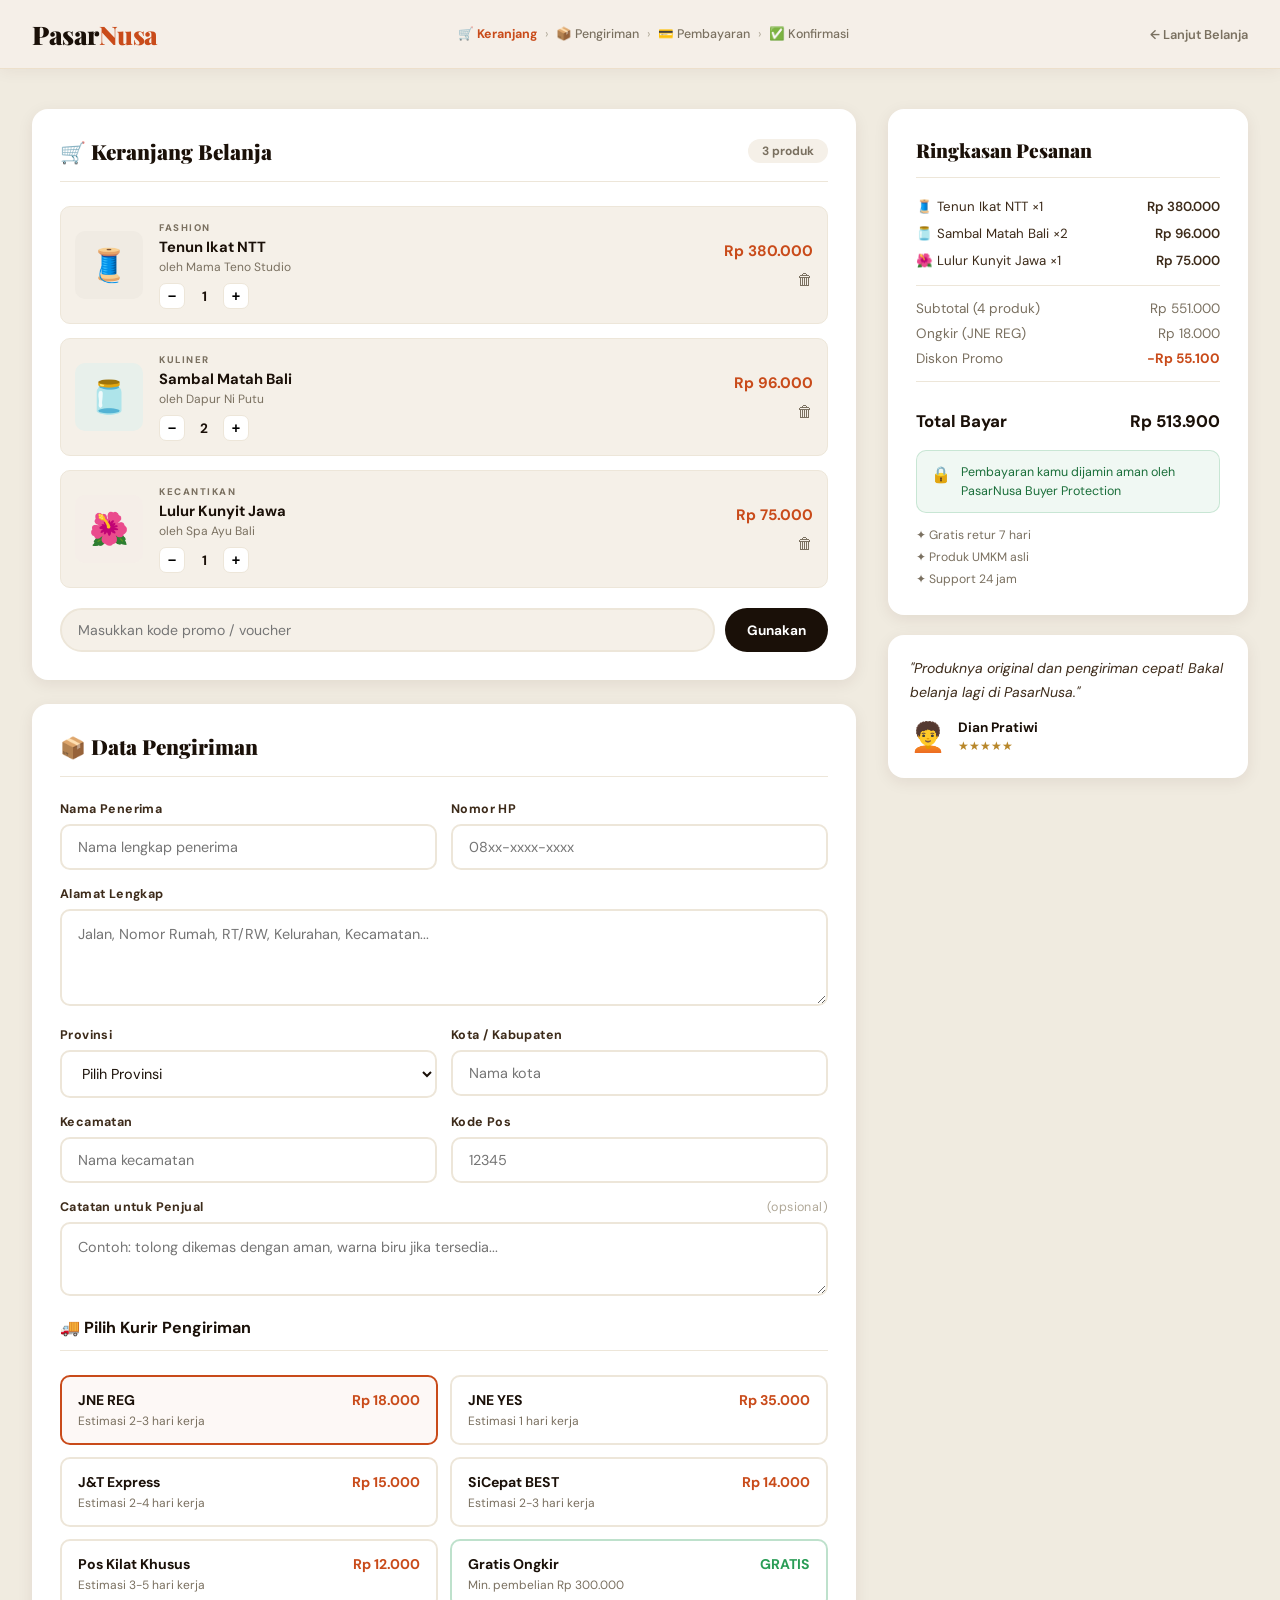
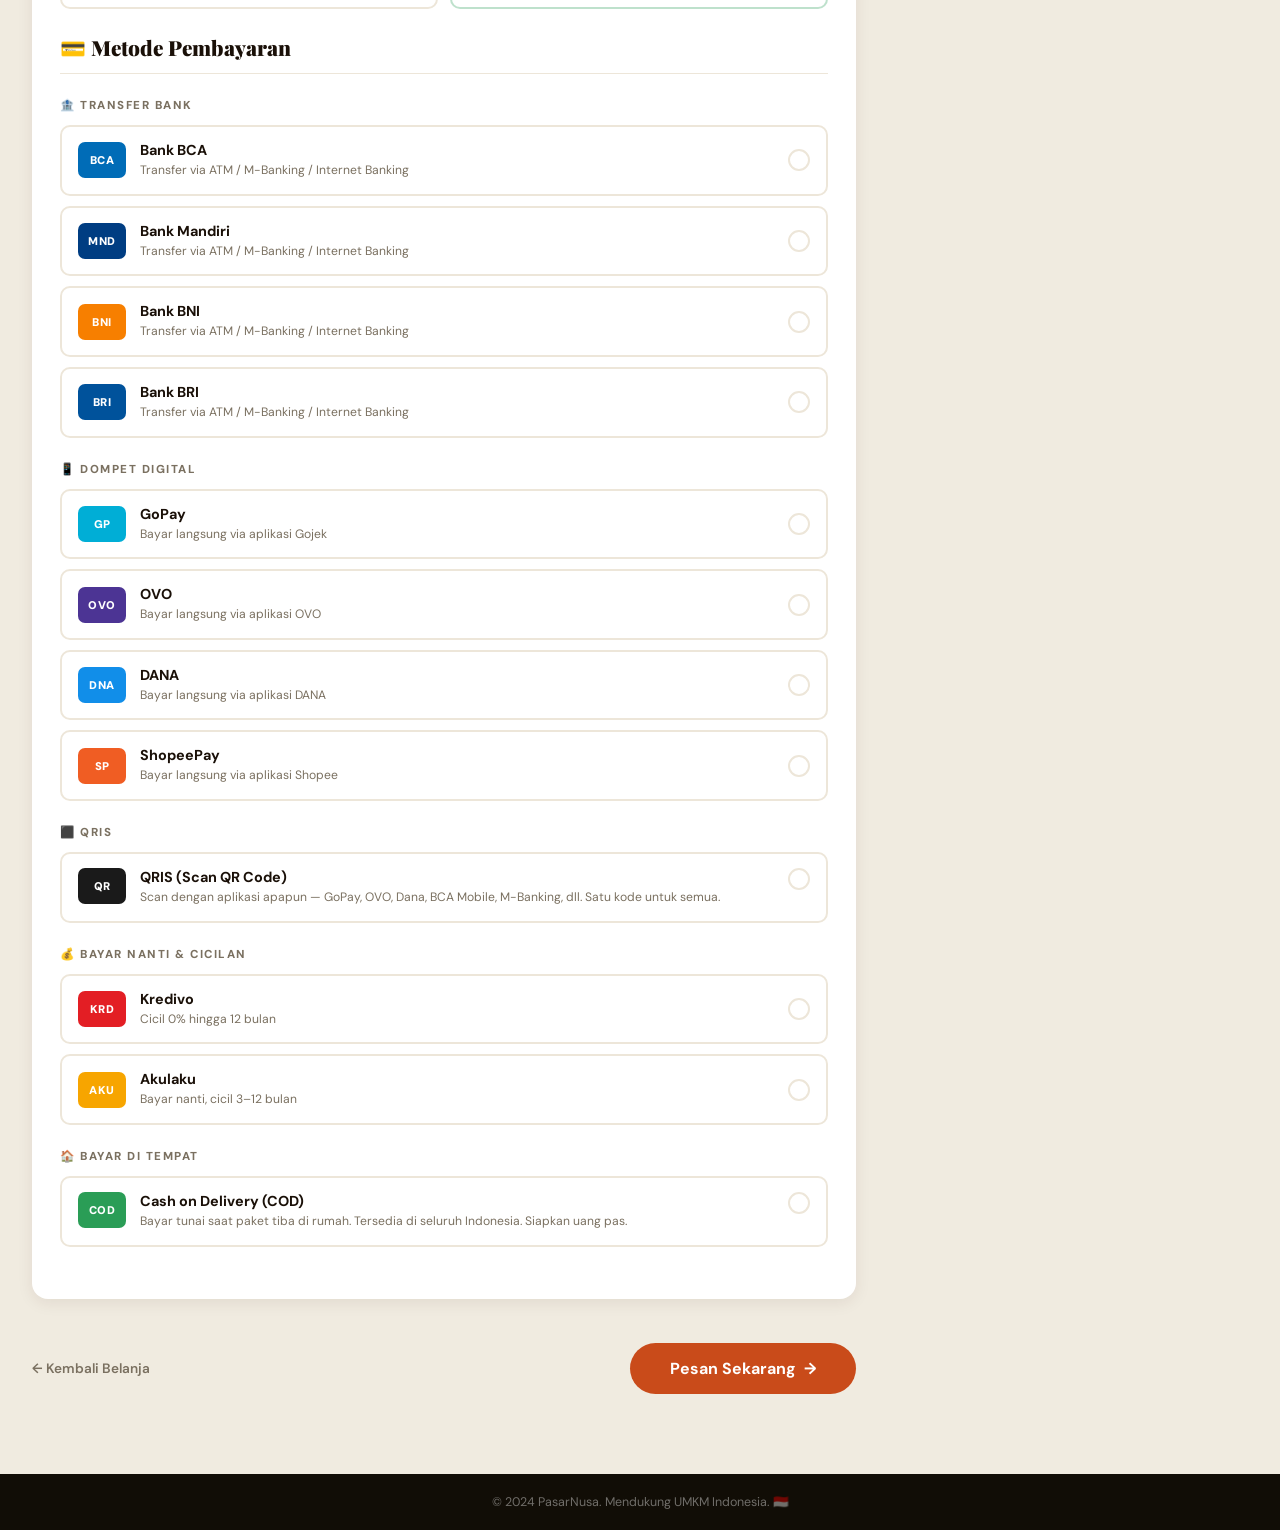
<file: pasarnusa/Checkout.html>
<!DOCTYPE html>
<html lang="id">
<head>
  <meta charset="UTF-8" />
  <meta name="viewport" content="width=device-width, initial-scale=1.0" />
  <title>Checkout — PasarNusa</title>
  <link rel="stylesheet" href="style.css" />
  <link href="https://fonts.googleapis.com/css2?family=Playfair+Display:ital,wght@0,700;0,900;1,700&family=DM+Sans:wght@300;400;500;600&display=swap" rel="stylesheet" />
</head>
<body class="checkout-page">

  <nav class="navbar">
    <div class="nav-container">
      <a href="Home.php" class="logo">Pasar<span>Nusa</span></a>
      <div class="checkout-breadcrumb">
        <span class="crumb active">🛒 Keranjang</span>
        <span class="crumb-arrow">›</span>
        <span class="crumb">📦 Pengiriman</span>
        <span class="crumb-arrow">›</span>
        <span class="crumb">💳 Pembayaran</span>
        <span class="crumb-arrow">›</span>
        <span class="crumb">✅ Konfirmasi</span>
      </div>
      <a href="Home.php" class="btn-ghost-nav">← Lanjut Belanja</a>
    </div>
  </nav>

  <main class="checkout-main">
    <div class="checkout-layout">

      <!-- ============ LEFT: FORM ============ -->
      <div class="checkout-left">

        <!-- SECTION 1: KERANJANG -->
        <div class="checkout-card">
          <div class="checkout-card-header">
            <h2>🛒 Keranjang Belanja</h2>
            <span class="item-count">3 produk</span>
          </div>

          <div class="cart-list">

            <div class="cart-row">
              <div class="cart-row-img" style="background:#f0ebe3;">🧵</div>
              <div class="cart-row-info">
                <p class="cart-row-cat">FASHION</p>
                <p class="cart-row-name">Tenun Ikat NTT</p>
                <p class="cart-row-seller">oleh Mama Teno Studio</p>
                <div class="cart-row-qty">
                  <button class="qty-btn" type="button">−</button>
                  <span class="qty-val">1</span>
                  <button class="qty-btn" type="button">+</button>
                </div>
              </div>
              <div class="cart-row-right">
                <p class="cart-row-price">Rp 380.000</p>
                <button class="cart-row-remove" type="button">🗑</button>
              </div>
            </div>

            <div class="cart-row">
              <div class="cart-row-img" style="background:#e8f0eb;">🫙</div>
              <div class="cart-row-info">
                <p class="cart-row-cat">KULINER</p>
                <p class="cart-row-name">Sambal Matah Bali</p>
                <p class="cart-row-seller">oleh Dapur Ni Putu</p>
                <div class="cart-row-qty">
                  <button class="qty-btn" type="button">−</button>
                  <span class="qty-val">2</span>
                  <button class="qty-btn" type="button">+</button>
                </div>
              </div>
              <div class="cart-row-right">
                <p class="cart-row-price">Rp 96.000</p>
                <button class="cart-row-remove" type="button">🗑</button>
              </div>
            </div>

            <div class="cart-row">
              <div class="cart-row-img" style="background:#f5eee8;">🌺</div>
              <div class="cart-row-info">
                <p class="cart-row-cat">KECANTIKAN</p>
                <p class="cart-row-name">Lulur Kunyit Jawa</p>
                <p class="cart-row-seller">oleh Spa Ayu Bali</p>
                <div class="cart-row-qty">
                  <button class="qty-btn" type="button">−</button>
                  <span class="qty-val">1</span>
                  <button class="qty-btn" type="button">+</button>
                </div>
              </div>
              <div class="cart-row-right">
                <p class="cart-row-price">Rp 75.000</p>
                <button class="cart-row-remove" type="button">🗑</button>
              </div>
            </div>

          </div>

          <!-- KODE PROMO -->
          <div class="promo-input-wrap">
            <input type="text" placeholder="Masukkan kode promo / voucher" class="promo-input" name="kode_promo" />
            <button type="button" class="btn-apply-promo">Gunakan</button>
          </div>
        </div>

        <!-- SECTION 2: PENGIRIMAN -->
        <div class="checkout-card">
          <div class="checkout-card-header">
            <h2>📦 Data Pengiriman</h2>
          </div>
          <form action="proses_checkout.php" method="POST" id="formCheckout">

            <div class="form-row">
              <div class="form-group">
                <label>Nama Penerima</label>
                <input type="text" name="nama_penerima" placeholder="Nama lengkap penerima" required />
              </div>
              <div class="form-group">
                <label>Nomor HP</label>
                <input type="tel" name="no_hp" placeholder="08xx-xxxx-xxxx" required />
              </div>
            </div>

            <div class="form-group">
              <label>Alamat Lengkap</label>
              <textarea name="alamat" placeholder="Jalan, Nomor Rumah, RT/RW, Kelurahan, Kecamatan..." rows="3" required></textarea>
            </div>

            <div class="form-row">
              <div class="form-group">
                <label>Provinsi</label>
                <select name="provinsi" required>
                  <option value="" disabled selected>Pilih Provinsi</option>
                  <option>Aceh</option>
                  <option>Sumatera Utara</option>
                  <option>Sumatera Barat</option>
                  <option>Riau</option>
                  <option>DKI Jakarta</option>
                  <option>Jawa Barat</option>
                  <option>Jawa Tengah</option>
                  <option>DI Yogyakarta</option>
                  <option>Jawa Timur</option>
                  <option>Bali</option>
                  <option>Nusa Tenggara Barat</option>
                  <option>Nusa Tenggara Timur</option>
                  <option>Kalimantan Barat</option>
                  <option>Kalimantan Timur</option>
                  <option>Sulawesi Selatan</option>
                  <option>Papua</option>
                </select>
              </div>
              <div class="form-group">
                <label>Kota / Kabupaten</label>
                <input type="text" name="kota" placeholder="Nama kota" required />
              </div>
            </div>

            <div class="form-row">
              <div class="form-group">
                <label>Kecamatan</label>
                <input type="text" name="kecamatan" placeholder="Nama kecamatan" />
              </div>
              <div class="form-group">
                <label>Kode Pos</label>
                <input type="text" name="kode_pos" placeholder="12345" required />
              </div>
            </div>

            <div class="form-group">
              <label>Catatan untuk Penjual <span class="label-opt">(opsional)</span></label>
              <textarea name="catatan" placeholder="Contoh: tolong dikemas dengan aman, warna biru jika tersedia..." rows="2"></textarea>
            </div>

            <!-- KURIR -->
            <div class="checkout-card-header" style="margin-top:8px; padding:0 0 12px 0; border-bottom:1px solid var(--cream-dark);">
              <h3 style="font-size:1rem;">🚚 Pilih Kurir Pengiriman</h3>
            </div>
            <div class="kurir-grid">
              <label class="kurir-card">
                <input type="radio" name="kurir" value="jne_reg" checked />
                <div class="kurir-body">
                  <div class="kurir-top">
                    <span class="kurir-name">JNE REG</span>
                    <span class="kurir-price">Rp 18.000</span>
                  </div>
                  <p class="kurir-eta">Estimasi 2-3 hari kerja</p>
                </div>
              </label>
              <label class="kurir-card">
                <input type="radio" name="kurir" value="jne_yes" />
                <div class="kurir-body">
                  <div class="kurir-top">
                    <span class="kurir-name">JNE YES</span>
                    <span class="kurir-price">Rp 35.000</span>
                  </div>
                  <p class="kurir-eta">Estimasi 1 hari kerja</p>
                </div>
              </label>
              <label class="kurir-card">
                <input type="radio" name="kurir" value="j&t" />
                <div class="kurir-body">
                  <div class="kurir-top">
                    <span class="kurir-name">J&T Express</span>
                    <span class="kurir-price">Rp 15.000</span>
                  </div>
                  <p class="kurir-eta">Estimasi 2-4 hari kerja</p>
                </div>
              </label>
              <label class="kurir-card">
                <input type="radio" name="kurir" value="sicepat" />
                <div class="kurir-body">
                  <div class="kurir-top">
                    <span class="kurir-name">SiCepat BEST</span>
                    <span class="kurir-price">Rp 14.000</span>
                  </div>
                  <p class="kurir-eta">Estimasi 2-3 hari kerja</p>
                </div>
              </label>
              <label class="kurir-card">
                <input type="radio" name="kurir" value="pos_kilat" />
                <div class="kurir-body">
                  <div class="kurir-top">
                    <span class="kurir-name">Pos Kilat Khusus</span>
                    <span class="kurir-price">Rp 12.000</span>
                  </div>
                  <p class="kurir-eta">Estimasi 3-5 hari kerja</p>
                </div>
              </label>
              <label class="kurir-card kurir-gratis">
                <input type="radio" name="kurir" value="gratis" />
                <div class="kurir-body">
                  <div class="kurir-top">
                    <span class="kurir-name">Gratis Ongkir</span>
                    <span class="kurir-price gratis">GRATIS</span>
                  </div>
                  <p class="kurir-eta">Min. pembelian Rp 300.000</p>
                </div>
              </label>
            </div>

            <!-- ============ METODE PEMBAYARAN ============ -->
            <div class="checkout-card-header" style="margin-top:24px; padding:0 0 12px 0; border-bottom:1px solid var(--cream-dark);">
              <h2>💳 Metode Pembayaran</h2>
            </div>

            <!-- TRANSFER BANK -->
            <div class="payment-group">
              <p class="payment-group-label">🏦 Transfer Bank</p>
              <div class="payment-options">
                <label class="payment-card">
                  <input type="radio" name="pembayaran" value="bca" />
                  <div class="payment-body">
                    <div class="payment-logo bca">BCA</div>
                    <div class="payment-info">
                      <p class="payment-name">Bank BCA</p>
                      <p class="payment-desc">Transfer via ATM / M-Banking / Internet Banking</p>
                    </div>
                    <span class="payment-check">✓</span>
                  </div>
                </label>
                <label class="payment-card">
                  <input type="radio" name="pembayaran" value="mandiri" />
                  <div class="payment-body">
                    <div class="payment-logo mandiri">MND</div>
                    <div class="payment-info">
                      <p class="payment-name">Bank Mandiri</p>
                      <p class="payment-desc">Transfer via ATM / M-Banking / Internet Banking</p>
                    </div>
                    <span class="payment-check">✓</span>
                  </div>
                </label>
                <label class="payment-card">
                  <input type="radio" name="pembayaran" value="bni" />
                  <div class="payment-body">
                    <div class="payment-logo bni">BNI</div>
                    <div class="payment-info">
                      <p class="payment-name">Bank BNI</p>
                      <p class="payment-desc">Transfer via ATM / M-Banking / Internet Banking</p>
                    </div>
                    <span class="payment-check">✓</span>
                  </div>
                </label>
                <label class="payment-card">
                  <input type="radio" name="pembayaran" value="bri" />
                  <div class="payment-body">
                    <div class="payment-logo bri">BRI</div>
                    <div class="payment-info">
                      <p class="payment-name">Bank BRI</p>
                      <p class="payment-desc">Transfer via ATM / M-Banking / Internet Banking</p>
                    </div>
                    <span class="payment-check">✓</span>
                  </div>
                </label>
              </div>
            </div>

            <!-- DOMPET DIGITAL -->
            <div class="payment-group">
              <p class="payment-group-label">📱 Dompet Digital</p>
              <div class="payment-options">
                <label class="payment-card">
                  <input type="radio" name="pembayaran" value="gopay" />
                  <div class="payment-body">
                    <div class="payment-logo gopay">GP</div>
                    <div class="payment-info">
                      <p class="payment-name">GoPay</p>
                      <p class="payment-desc">Bayar langsung via aplikasi Gojek</p>
                    </div>
                    <span class="payment-check">✓</span>
                  </div>
                </label>
                <label class="payment-card">
                  <input type="radio" name="pembayaran" value="ovo" />
                  <div class="payment-body">
                    <div class="payment-logo ovo">OVO</div>
                    <div class="payment-info">
                      <p class="payment-name">OVO</p>
                      <p class="payment-desc">Bayar langsung via aplikasi OVO</p>
                    </div>
                    <span class="payment-check">✓</span>
                  </div>
                </label>
                <label class="payment-card">
                  <input type="radio" name="pembayaran" value="dana" />
                  <div class="payment-body">
                    <div class="payment-logo dana">DNA</div>
                    <div class="payment-info">
                      <p class="payment-name">DANA</p>
                      <p class="payment-desc">Bayar langsung via aplikasi DANA</p>
                    </div>
                    <span class="payment-check">✓</span>
                  </div>
                </label>
                <label class="payment-card">
                  <input type="radio" name="pembayaran" value="shopeepay" />
                  <div class="payment-body">
                    <div class="payment-logo spay">SP</div>
                    <div class="payment-info">
                      <p class="payment-name">ShopeePay</p>
                      <p class="payment-desc">Bayar langsung via aplikasi Shopee</p>
                    </div>
                    <span class="payment-check">✓</span>
                  </div>
                </label>
              </div>
            </div>

            <!-- QRIS -->
            <div class="payment-group">
              <p class="payment-group-label">⬛ QRIS</p>
              <div class="payment-options">
                <label class="payment-card payment-card-wide">
                  <input type="radio" name="pembayaran" value="qris" />
                  <div class="payment-body">
                    <div class="payment-logo qris">QR</div>
                    <div class="payment-info">
                      <p class="payment-name">QRIS (Scan QR Code)</p>
                      <p class="payment-desc">Scan dengan aplikasi apapun — GoPay, OVO, Dana, BCA Mobile, M-Banking, dll. Satu kode untuk semua.</p>
                    </div>
                    <span class="payment-check">✓</span>
                  </div>
                </label>
              </div>
            </div>

            <!-- PAYLATER / CICILAN -->
            <div class="payment-group">
              <p class="payment-group-label">💰 Bayar Nanti &amp; Cicilan</p>
              <div class="payment-options">
                <label class="payment-card">
                  <input type="radio" name="pembayaran" value="kredivo" />
                  <div class="payment-body">
                    <div class="payment-logo kredivo">KRD</div>
                    <div class="payment-info">
                      <p class="payment-name">Kredivo</p>
                      <p class="payment-desc">Cicil 0% hingga 12 bulan</p>
                    </div>
                    <span class="payment-check">✓</span>
                  </div>
                </label>
                <label class="payment-card">
                  <input type="radio" name="pembayaran" value="akulaku" />
                  <div class="payment-body">
                    <div class="payment-logo akulaku">AKU</div>
                    <div class="payment-info">
                      <p class="payment-name">Akulaku</p>
                      <p class="payment-desc">Bayar nanti, cicil 3–12 bulan</p>
                    </div>
                    <span class="payment-check">✓</span>
                  </div>
                </label>
              </div>
            </div>

            <!-- COD -->
            <div class="payment-group">
              <p class="payment-group-label">🏠 Bayar di Tempat</p>
              <div class="payment-options">
                <label class="payment-card payment-card-wide">
                  <input type="radio" name="pembayaran" value="cod" />
                  <div class="payment-body">
                    <div class="payment-logo cod">COD</div>
                    <div class="payment-info">
                      <p class="payment-name">Cash on Delivery (COD)</p>
                      <p class="payment-desc">Bayar tunai saat paket tiba di rumah. Tersedia di seluruh Indonesia. Siapkan uang pas.</p>
                    </div>
                    <span class="payment-check">✓</span>
                  </div>
                </label>
              </div>
            </div>

        </div><!-- end checkout-card -->

        <!-- SUBMIT -->
        <div class="checkout-submit-wrap">
          <a href="Home.html" class="btn-back-belanja">← Kembali Belanja</a>
          <button type="submit" form="formCheckout" class="btn-pesan-sekarang">
            Pesan Sekarang &nbsp;→
          </button>
        </div>

        </form>
      </div><!-- end checkout-left -->

      <!-- ============ RIGHT: RINGKASAN ============ -->
      <div class="checkout-right">
        <div class="summary-card">
          <h3 class="summary-title">Ringkasan Pesanan</h3>

          <div class="summary-items">
            <div class="summary-item">
              <span>🧵 Tenun Ikat NTT ×1</span>
              <span>Rp 380.000</span>
            </div>
            <div class="summary-item">
              <span>🫙 Sambal Matah Bali ×2</span>
              <span>Rp 96.000</span>
            </div>
            <div class="summary-item">
              <span>🌺 Lulur Kunyit Jawa ×1</span>
              <span>Rp 75.000</span>
            </div>
          </div>

          <div class="summary-divider"></div>

          <div class="summary-row">
            <span>Subtotal (4 produk)</span>
            <span>Rp 551.000</span>
          </div>
          <div class="summary-row">
            <span>Ongkir (JNE REG)</span>
            <span>Rp 18.000</span>
          </div>
          <div class="summary-row diskon">
            <span>Diskon Promo</span>
            <span>−Rp 55.100</span>
          </div>

          <div class="summary-divider"></div>

          <div class="summary-total">
            <span>Total Bayar</span>
            <span>Rp 513.900</span>
          </div>

          <div class="summary-note">
            <span class="note-icon">🔒</span>
            <span>Pembayaran kamu dijamin aman oleh PasarNusa Buyer Protection</span>
          </div>

          <div class="summary-badges">
            <div class="s-badge">✦ Gratis retur 7 hari</div>
            <div class="s-badge">✦ Produk UMKM asli</div>
            <div class="s-badge">✦ Support 24 jam</div>
          </div>
        </div>

        <!-- TESTIMONI -->
        <div class="testi-card">
          <p class="testi-quote">"Produknya original dan pengiriman cepat! Bakal belanja lagi di PasarNusa."</p>
          <div class="testi-author">
            <span class="testi-avatar">🧑‍🦱</span>
            <div>
              <p class="testi-name">Dian Pratiwi</p>
              <p class="testi-stars">★★★★★</p>
            </div>
          </div>
        </div>
      </div>

    </div><!-- end checkout-layout -->
  </main>

  <!-- FOOTER minimal -->
  <footer class="footer-mini">
    <p>© 2024 PasarNusa. Mendukung UMKM Indonesia. 🇮🇩</p>
  </footer>

</body>
</html>
</file>
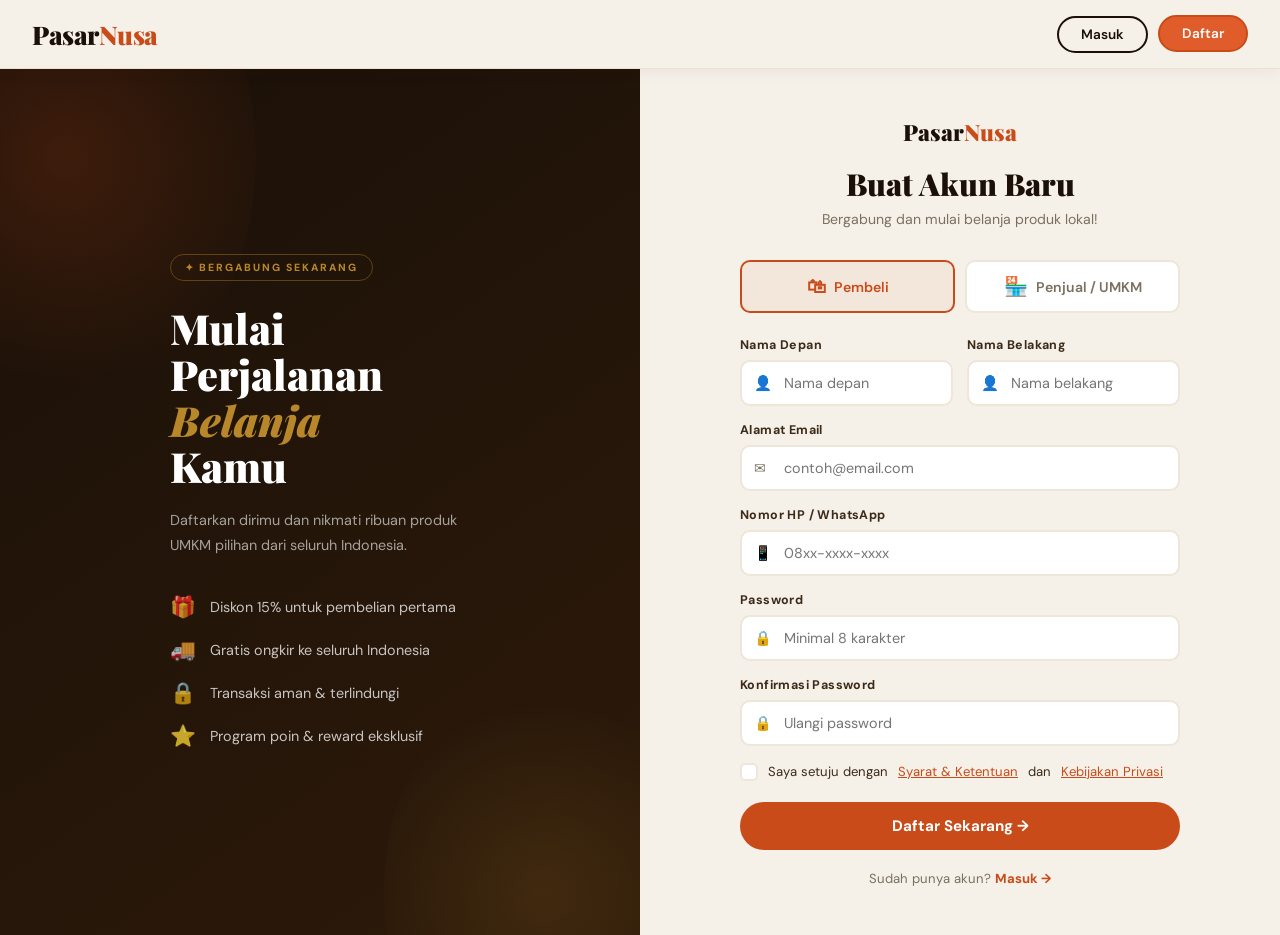
<file: pasarnusa/Daftarrrr.html>
<!DOCTYPE html>
<html lang="id">
<head>
  <meta charset="UTF-8" />
  <meta name="viewport" content="width=device-width, initial-scale=1.0" />
  <title>Daftar — PasarNusa</title>
  <link rel="stylesheet" href="style.css" />
  <link href="https://fonts.googleapis.com/css2?family=Playfair+Display:ital,wght@0,700;0,900;1,700&family=DM+Sans:wght@300;400;500;600&display=swap" rel="stylesheet" />
</head>
<body class="auth-page">

  <nav class="navbar">
    <div class="nav-container">
      <a href="Home.html" class="logo">Pasar<span>Nusa</span></a>
      <div class="nav-actions">
        <a href="masuk.html" class="btn-masuk">Masuk</a>
        <a href="Daftarrrr.html" class="btn-daftar nav-active">Daftar</a>
      </div>
    </div>
  </nav>

  <main class="auth-main">

    <div class="auth-panel-left daftar-panel">
      <div class="auth-panel-content">
        <div class="auth-panel-badge">✦ BERGABUNG SEKARANG</div>
        <h2 class="auth-panel-title">Mulai<br>Perjalanan<br><em>Belanja</em><br>Kamu</h2>
        <p class="auth-panel-sub">Daftarkan dirimu dan nikmati ribuan produk UMKM pilihan dari seluruh Indonesia.</p>
        <div class="benefit-list">
          <div class="benefit-item">
            <span class="benefit-icon">🎁</span>
            <span>Diskon 15% untuk pembelian pertama</span>
          </div>
          <div class="benefit-item">
            <span class="benefit-icon">🚚</span>
            <span>Gratis ongkir ke seluruh Indonesia</span>
          </div>
          <div class="benefit-item">
            <span class="benefit-icon">🔒</span>
            <span>Transaksi aman &amp; terlindungi</span>
          </div>
          <div class="benefit-item">
            <span class="benefit-icon">⭐</span>
            <span>Program poin &amp; reward eksklusif</span>
          </div>
        </div>
      </div>
    </div>

    <div class="auth-panel-right">
      <div class="auth-form-box">
        <div class="auth-form-header">
          <a href="Home.php" class="auth-logo">Pasar<span>Nusa</span></a>
          <h1>Buat Akun Baru</h1>
          <p class="auth-form-sub">Bergabung dan mulai belanja produk lokal!</p>
        </div>

        <!-- ROLE TABS -->
        <div class="role-tabs">
          <label class="role-tab">
            <input type="radio" name="role" value="pembeli" checked />
            <span class="role-tab-label">
              <span class="role-icon">🛍</span>
              Pembeli
            </span>
          </label>
          <label class="role-tab">
            <input type="radio" name="role" value="penjual" />
            <span class="role-tab-label">
              <span class="role-icon">🏪</span>
              Penjual / UMKM
            </span>
          </label>
        </div>

        <form class="auth-form" action="proses_daftar.php" method="POST">
          <input type="hidden" name="role" value="pembeli" />

          <div class="form-row">
            <div class="form-group">
              <label for="nama">Nama Depan</label>
              <div class="input-wrap">
                <span class="input-icon">👤</span>
                <input type="text" id="nama" name="nama" placeholder="Nama depan" required />
              </div>
            </div>
            <div class="form-group">
              <label for="nama_belakang">Nama Belakang</label>
              <div class="input-wrap">
                <span class="input-icon">👤</span>
                <input type="text" id="nama_belakang" name="nama_belakang" placeholder="Nama belakang" />
              </div>
            </div>
          </div>

          <div class="form-group">
            <label for="reg_email">Alamat Email</label>
            <div class="input-wrap">
              <span class="input-icon">✉</span>
              <input type="email" id="reg_email" name="email" placeholder="contoh@email.com" required />
            </div>
          </div>

          <div class="form-group">
            <label for="no_hp">Nomor HP / WhatsApp</label>
            <div class="input-wrap">
              <span class="input-icon">📱</span>
              <input type="tel" id="no_hp" name="no_hp" placeholder="08xx-xxxx-xxxx" required />
            </div>
          </div>

          <div class="form-group">
            <label for="reg_password">Password</label>
            <div class="input-wrap">
              <span class="input-icon">🔒</span>
              <input type="password" id="reg_password" name="password" placeholder="Minimal 8 karakter" required />
            </div>
          </div>

          <div class="form-group">
            <label for="konfirmasi_password">Konfirmasi Password</label>
            <div class="input-wrap">
              <span class="input-icon">🔒</span>
              <input type="password" id="konfirmasi_password" name="konfirmasi_password" placeholder="Ulangi password" required />
            </div>
          </div>

          <div class="form-check">
            <label class="check-label">
              <input type="checkbox" name="setuju" required />
              <span class="check-box"></span>
              Saya setuju dengan <a href="#">Syarat &amp; Ketentuan</a> dan <a href="#">Kebijakan Privasi</a>
            </label>
          </div>

          <button type="submit" class="btn-auth-submit">Daftar Sekarang →</button>

          <p class="auth-switch">Sudah punya akun? <a href="masuk.html">Masuk →</a></p>
        </form>
      </div>
    </div>

  </main>
</body>
</html>
</file>
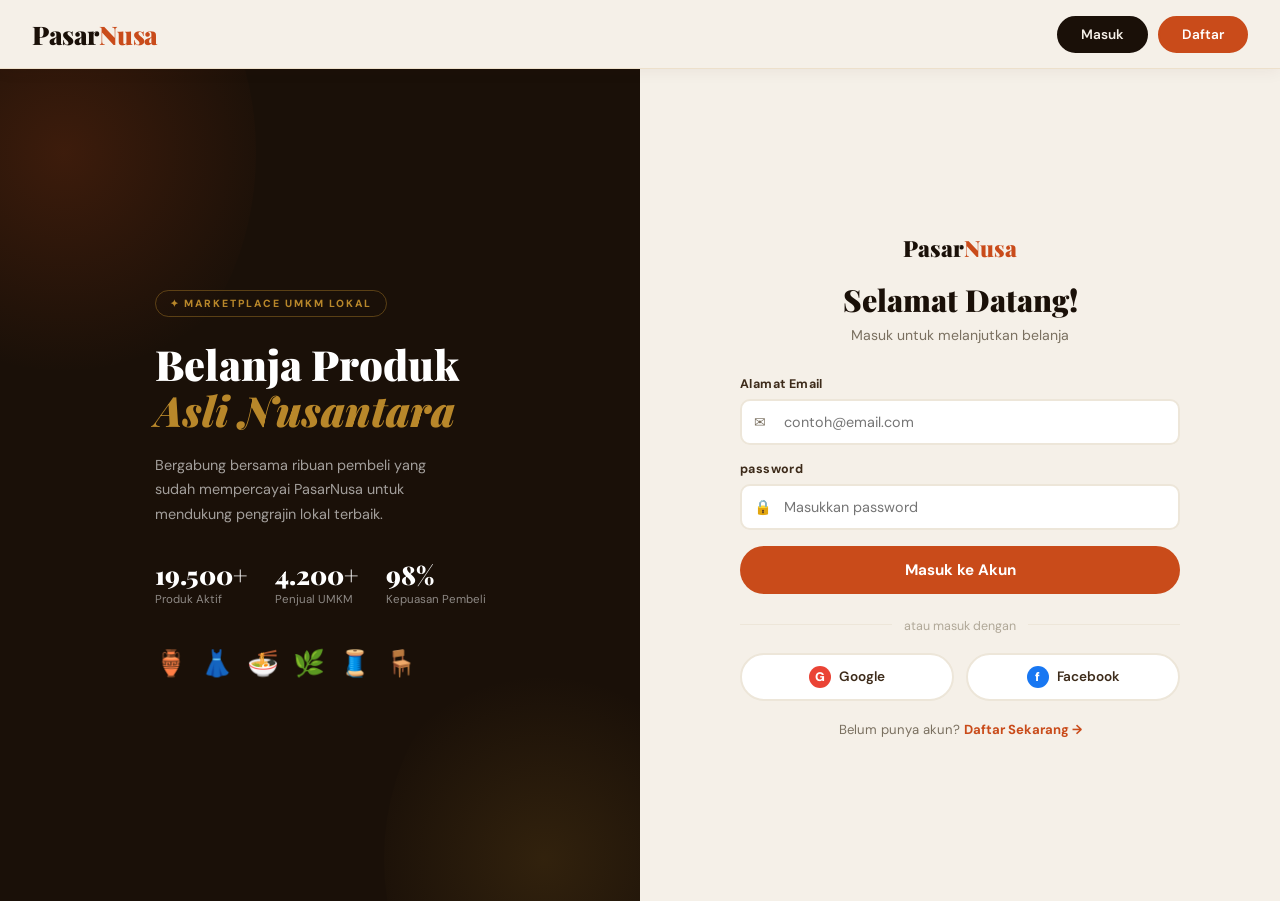
<file: pasarnusa/Masuk.html>
<!DOCTYPE html>
<html lang="id">
<head>
  <meta charset="UTF-8" />
  <meta name="viewport" content="width=device-width, initial-scale=1.0" />
  <title>Masuk — PasarNusa</title>
  <link rel="stylesheet" href="style.css" />
  <link href="https://fonts.googleapis.com/css2?family=Playfair+Display:ital,wght@0,700;0,900;1,700&family=DM+Sans:wght@300;400;500;600&display=swap" rel="stylesheet" />
</head>
<body class="auth-page">

  <nav class="navbar">
    <div class="nav-container">
      <a href="Home.php" class="logo">Pasar<span>Nusa</span></a>
      <div class="nav-actions">
        <a href="masuk.php" class="btn-masuk nav-active">Masuk</a>
        <a href="Daftarrrr.html" class="btn-daftar">Daftar</a>
      </div>
    </div>
  </nav>

  <main class="auth-main">

    <div class="auth-panel-left">
      <div class="auth-panel-content">
        <div class="auth-panel-badge">✦ MARKETPLACE UMKM LOKAL</div>
        <h2 class="auth-panel-title">Belanja Produk<br><em>Asli Nusantara</em></h2>
        <p class="auth-panel-sub">Bergabung bersama ribuan pembeli yang sudah mempercayai PasarNusa untuk mendukung pengrajin lokal terbaik.</p>
        <div class="auth-panel-stats">
          <div class="auth-stat">
            <p class="auth-stat-num">19.500+</p>
            <p class="auth-stat-label">Produk Aktif</p>
          </div>
          <div class="auth-stat">
            <p class="auth-stat-num">4.200+</p>
            <p class="auth-stat-label">Penjual UMKM</p>
          </div>
          <div class="auth-stat">
            <p class="auth-stat-num">98%</p>
            <p class="auth-stat-label">Kepuasan Pembeli</p>
          </div>
        </div>
        <div class="auth-panel-deco">
          <span>🏺</span><span>👗</span><span>🍜</span><span>🌿</span><span>🧵</span><span>🪑</span>
        </div>
      </div>
    </div>

    <div class="auth-panel-right">
      <div class="auth-form-box">
        <div class="auth-form-header">
          <a href="Home.php" class="auth-logo">Pasar<span>Nusa</span></a>
          <h1>Selamat Datang!</h1>
          <p class="auth-form-sub">Masuk untuk melanjutkan belanja</p>
        </div>

        <form class="auth-form" action="proses_masuk.php" method="POST">
          <div class="form-group">
            <label for="email">Alamat Email</label>
            <div class="input-wrap">
              <span class="input-icon">✉</span>
              <input type="email" id="email" name="email" placeholder="contoh@email.com" required />
            </div>
          </div>

          <div class="form-group">
            <label for="password">
              password
            </label>
            <div class="input-wrap">
              <span class="input-icon">🔒</span>
              <input type="password" id="password" name="password" placeholder="Masukkan password" required />
            </div>
          </div>

          <button type="submit" class="btn-auth-submit">Masuk ke Akun</button>

          <div class="auth-divider"><span>atau masuk dengan</span></div>

          <div class="auth-social">
            <a href="#" class="btn-social"><span class="social-icon google">G</span> Google</a>
            <a href="#" class="btn-social"><span class="social-icon fb">f</span> Facebook</a>
          </div>

          <p class="auth-switch">Belum punya akun? <a href="Daftarrrr.html">Daftar Sekarang →</a></p>
        </form>
      </div>
    </div>

  </main>
</body>
</html>
</file>
<file: style.css>
/* =========================================
   PASARNUSA — style.css  (Pure CSS, No JS)
   ========================================= */

/* --- RESET & ROOT --- */
*, *::before, *::after { box-sizing: border-box; margin: 0; padding: 0; }

:root {
  --cream:      #f5f0e8;
  --cream-dark: #ede6d9;
  --brown-dark: #1a1008;
  --brown:      #3d2b1a;
  --orange:     #c94b1a;
  --orange-lt:  #e05c2a;
  --gold:       #b8872a;
  --green:      #2a9d56;
  --white:      #ffffff;
  --gray:       #7a7060;
  --gray-lt:    #b0a898;
  --font-display: 'Playfair Display', Georgia, serif;
  --font-body:    'DM Sans', sans-serif;
  --radius:  16px;
  --radius-sm: 10px;
  --shadow:  0 8px 32px rgba(60,30,10,.12);
  --shadow-sm: 0 4px 16px rgba(60,30,10,.08);
}

html { scroll-behavior: smooth; }

body {
  font-family: var(--font-body);
  background: var(--cream);
  color: var(--brown-dark);
  overflow-x: hidden;
}

/* =========================================
   NAVBAR
   ========================================= */
.navbar {
  position: sticky; top: 0; z-index: 100;
  background: rgba(245,240,232,.95);
  backdrop-filter: blur(16px);
  border-bottom: 1px solid rgba(185,135,42,.15);
  box-shadow: 0 2px 16px rgba(60,30,10,.06);
}
.nav-container {
  max-width: 1280px; margin: 0 auto;
  display: flex; align-items: center; justify-content: space-between;
  padding: 0 32px; height: 68px;
  gap: 24px;
}
.logo {
  font-family: var(--font-display); font-size: 1.6rem; font-weight: 900;
  color: var(--brown-dark); text-decoration: none; letter-spacing: -.5px;
  flex-shrink: 0;
}
.logo span, .footer-logo span, .auth-logo span { color: var(--orange); }

.nav-links {
  display: flex; gap: 32px; list-style: none; flex: 1; justify-content: center;
}
.nav-links a {
  font-size: .78rem; font-weight: 600; letter-spacing: 1.5px;
  text-transform: uppercase; color: var(--brown); text-decoration: none;
  position: relative; padding-bottom: 4px;
  transition: color .2s;
}
.nav-links a::after {
  content: ''; position: absolute; bottom: 0; left: 0;
  width: 0; height: 2px; background: var(--orange);
  transition: width .3s;
}
.nav-links a:hover { color: var(--orange); }
.nav-links a:hover::after { width: 100%; }

.nav-actions { display: flex; gap: 10px; align-items: center; flex-shrink: 0; }

.btn-masuk {
  background: transparent; border: 2px solid var(--brown-dark);
  padding: 8px 22px; border-radius: 50px;
  font-family: var(--font-body); font-size: .85rem; font-weight: 600;
  text-decoration: none; color: var(--brown-dark);
  transition: all .25s; display: inline-block;
}
.btn-masuk:hover, .btn-masuk.nav-active {
  background: var(--brown-dark); color: var(--cream);
}
.btn-daftar {
  background: var(--orange); border: 2px solid var(--orange);
  color: white; padding: 8px 22px; border-radius: 50px;
  font-family: var(--font-body); font-size: .85rem; font-weight: 600;
  text-decoration: none; display: inline-block;
  transition: all .25s;
}
.btn-daftar:hover, .btn-daftar.nav-active { background: var(--orange-lt); transform: translateY(-1px); }
.btn-ghost-nav {
  font-size: .8rem; font-weight: 600; color: var(--gray);
  text-decoration: none; transition: color .2s; flex-shrink: 0;
}
.btn-ghost-nav:hover { color: var(--orange); }

.btn-cart {
  position: relative; background: var(--brown-dark); color: white;
  border: none; border-radius: 50px; padding: 8px 16px;
  font-size: .9rem; text-decoration: none; display: inline-flex; align-items: center; gap: 6px;
  transition: all .25s;
}
.btn-cart:hover { background: var(--orange); }
.cart-badge {
  background: var(--orange); color: white;
  font-size: .65rem; font-weight: 800;
  width: 20px; height: 20px; border-radius: 50%;
  display: inline-flex; align-items: center; justify-content: center;
  border: 2px solid var(--cream);
}

/* =========================================
   TICKER
   ========================================= */
.ticker-wrap {
  background: var(--brown-dark); color: var(--cream);
  overflow: hidden; padding: 10px 0;
}
.ticker {
  display: flex; gap: 60px; white-space: nowrap;
  animation: ticker 24s linear infinite;
  font-size: .72rem; font-weight: 600; letter-spacing: 1.5px;
}
.ticker span { flex-shrink: 0; }
@keyframes ticker {
  from { transform: translateX(0); }
  to   { transform: translateX(-50%); }
}

/* =========================================
   HERO
   ========================================= */
.hero {
  min-height: calc(100vh - 108px);
  display: grid; grid-template-columns: 1fr 1fr;
  align-items: center; gap: 40px;
  max-width: 1280px; margin: 0 auto;
  padding: 80px 32px 60px;
}
.hero-label {
  font-size: .72rem; font-weight: 700; letter-spacing: 2px;
  color: var(--orange); text-transform: uppercase;
  margin-bottom: 20px;
  animation: fadeUp .7s .1s both;
}
.hero-title {
  font-family: var(--font-display); font-size: clamp(2.8rem, 5vw, 4.6rem);
  font-weight: 900; line-height: 1.05; letter-spacing: -1px;
  animation: fadeUp .7s .2s both;
}
.hero-title em { font-style: italic; color: var(--orange); }

.hero-desc {
  margin-top: 20px; max-width: 440px;
  font-size: 1rem; line-height: 1.7; color: var(--gray);
  animation: fadeUp .7s .3s both;
}
.hero-btns {
  display: flex; gap: 16px; margin-top: 36px; flex-wrap: wrap;
  animation: fadeUp .7s .4s both;
}
.btn-primary {
  background: var(--brown-dark); color: var(--cream);
  padding: 14px 32px; border-radius: 50px;
  font-weight: 700; font-size: .95rem; text-decoration: none;
  display: inline-block; transition: all .25s;
}
.btn-primary:hover { background: var(--orange); transform: translateY(-2px); box-shadow: 0 8px 24px rgba(200,75,26,.3); }
.btn-ghost {
  color: var(--brown-dark); font-weight: 600; font-size: .95rem;
  text-decoration: none; padding: 14px 8px;
  border-bottom: 2px solid transparent; transition: all .2s;
}
.btn-ghost:hover { border-color: var(--orange); color: var(--orange); }

/* Hero Cards */
.hero-cards {
  display: flex; flex-direction: column; gap: 18px;
  animation: fadeUp .7s .3s both;
}
.hero-card {
  background: var(--white); border-radius: var(--radius);
  padding: 18px 20px; box-shadow: var(--shadow-sm);
  display: flex; align-items: center; gap: 14px;
  position: relative; transition: transform .3s, box-shadow .3s;
}
.hero-card:hover { transform: translateY(-4px); box-shadow: var(--shadow); }

.anim-float-1 { animation: float 3.5s ease-in-out infinite; }
.anim-float-2 { animation: float 3.5s ease-in-out infinite; animation-delay: .6s; }
.anim-float-3 { animation: float 3.5s ease-in-out infinite; animation-delay: 1.2s; }
@keyframes float {
  0%, 100% { transform: translateY(0); }
  50%       { transform: translateY(-7px); }
}

.badge {
  position: absolute; top: 12px; right: 12px;
  font-size: .58rem; font-weight: 800; letter-spacing: 1px;
  padding: 4px 10px; border-radius: 4px;
}
.badge-terlaris { background: var(--gold); color: white; }
.badge-baru     { background: var(--orange); color: white; }

.card-img { font-size: 2.4rem; width: 56px; text-align: center; flex-shrink: 0; }
.card-name { font-weight: 700; font-size: .9rem; }
.card-seller { font-size: .72rem; color: var(--gray); }
.card-price { color: var(--orange); font-weight: 700; font-size: .92rem; margin-top: 2px; }

.btn-add-cart {
  margin-left: auto; background: var(--brown-dark); color: white;
  border: none; border-radius: 20px; padding: 7px 14px;
  font-size: .72rem; font-weight: 600; cursor: pointer;
  transition: background .2s, transform .2s; flex-shrink: 0;
  text-decoration: none; display: inline-block;
}
.btn-add-cart:hover { background: var(--orange); transform: scale(1.05); }

/* =========================================
   SECTIONS COMMON
   ========================================= */
.inner { max-width: 1280px; margin: 0 auto; padding: 0 32px; }

.section-header {
  display: flex; justify-content: space-between; align-items: flex-end;
  margin-bottom: 40px;
}
.section-title {
  font-family: var(--font-display); font-size: 2.4rem;
  font-weight: 900; line-height: 1.1;
}
.section-title em { color: var(--orange); font-style: italic; }
.lihat-semua {
  font-size: .72rem; font-weight: 700; letter-spacing: 1.5px;
  color: var(--gray); text-decoration: none; transition: color .2s;
}
.lihat-semua:hover { color: var(--orange); }

/* =========================================
   KATEGORI
   ========================================= */
.kategori-section { background: white; padding: 80px 0; }

.kategori-grid {
  display: grid; grid-template-columns: repeat(4, 1fr); gap: 24px;
}
.kat-card {
  border: 2px solid var(--cream-dark); border-radius: var(--radius);
  padding: 36px 24px; cursor: pointer;
  transition: all .3s; background: var(--white);
  text-decoration: none; color: inherit; display: block;
}
.kat-card:hover {
  border-color: var(--orange); background: var(--cream);
  transform: translateY(-4px); box-shadow: var(--shadow-sm);
}
.kat-icon { font-size: 2.4rem; margin-bottom: 20px; }
.kat-name { font-weight: 700; font-size: 1rem; margin-bottom: 6px; }
.kat-count { font-size: .78rem; color: var(--gray); }

/* =========================================
   PRODUK
   ========================================= */
.produk-section { max-width: 1280px; margin: 0 auto; padding: 80px 32px; }

.produk-grid { display: grid; grid-template-columns: repeat(3, 1fr); gap: 28px; }

.produk-card {
  background: white; border-radius: var(--radius); overflow: hidden;
  box-shadow: var(--shadow-sm);
  transition: transform .3s, box-shadow .3s;
}
.produk-card:hover { transform: translateY(-6px); box-shadow: var(--shadow); }

.produk-img {
  height: 220px; display: flex; align-items: center;
  justify-content: center; font-size: 4rem;
  transition: transform .4s;
  overflow: hidden;
}
.produk-card:hover .produk-img { transform: scale(1.07); }

.produk-info { padding: 20px; }
.produk-cat {
  font-size: .62rem; font-weight: 800; letter-spacing: 2px;
  color: var(--gray); display: block; margin-bottom: 8px;
}
.produk-name { font-weight: 700; font-size: 1rem; margin-bottom: 4px; }
.produk-seller { font-size: .78rem; color: var(--gray); margin-bottom: 14px; }
.produk-footer { display: flex; justify-content: space-between; align-items: center; }
.produk-price { color: var(--orange); font-weight: 700; font-size: 1rem; }
.produk-stars { font-size: .72rem; color: var(--gold); margin-top: 3px; }

.btn-plus {
  width: 38px; height: 38px; border-radius: 10px;
  background: var(--brown-dark); color: white; border: none;
  font-size: 1.2rem; font-weight: 700; cursor: pointer;
  display: flex; align-items: center; justify-content: center;
  transition: all .25s; text-decoration: none;
}
.btn-plus:hover { background: var(--orange); transform: scale(1.1) rotate(90deg); }

/* =========================================
   PROMO BANNER
   ========================================= */
.promo-banner { padding: 0 32px 80px; }
.promo-inner {
  background: var(--brown-dark);
  border-radius: 24px; padding: 64px;
  display: flex; justify-content: space-between; align-items: center;
  gap: 40px; position: relative; overflow: hidden;
}
.promo-inner::before {
  content: ''; position: absolute; top: -40%; right: 35%;
  width: 280px; height: 280px; border-radius: 50%;
  background: radial-gradient(circle, rgba(200,75,26,.22), transparent 70%);
  pointer-events: none;
}
.promo-label {
  font-size: .68rem; letter-spacing: 2px; font-weight: 700;
  color: var(--gold); text-transform: uppercase; margin-bottom: 12px;
}
.promo-title {
  font-family: var(--font-display); font-size: 2.4rem;
  font-weight: 900; color: white; line-height: 1.15; margin-bottom: 16px;
}
.promo-title em { color: var(--gold); font-style: italic; }
.promo-desc { color: rgba(255,255,255,.6); font-size: .9rem; line-height: 1.65; max-width: 380px; }
.btn-klaim {
  margin-top: 28px; background: var(--orange); color: white;
  border: none; padding: 14px 36px; border-radius: 50px;
  font-family: var(--font-body); font-size: .9rem; font-weight: 700;
  cursor: pointer; transition: all .25s; display: inline-block; text-decoration: none;
}
.btn-klaim:hover { background: var(--orange-lt); transform: translateY(-2px); box-shadow: 0 8px 24px rgba(200,75,26,.4); }
.promo-badge-wrap { flex-shrink: 0; }
.badge-circle {
  width: 140px; height: 140px; border-radius: 50%;
  background: var(--orange); display: flex; flex-direction: column;
  align-items: center; justify-content: center;
  animation: spin-slow 12s linear infinite;
}
.badge-persen { font-family: var(--font-display); font-size: 2.8rem; font-weight: 900; color: white; line-height: 1; }
.badge-text { font-size: .58rem; font-weight: 800; letter-spacing: 1px; color: rgba(255,255,255,.8); margin-top: 4px; }
@keyframes spin-slow { to { transform: rotate(360deg); } }

/* =========================================
   FOOTER
   ========================================= */
.footer { background: #110d06; color: rgba(255,255,255,.65); padding: 64px 0 0; }
.footer-container {
  max-width: 1280px; margin: 0 auto; padding: 0 32px 48px;
  display: grid; grid-template-columns: 1.5fr 2fr; gap: 64px;
}
.footer-logo { font-family: var(--font-display); font-size: 1.5rem; font-weight: 900; color: white; margin-bottom: 12px; }
.footer-tagline { font-size: .85rem; line-height: 1.75; max-width: 280px; }
.footer-links { display: grid; grid-template-columns: repeat(3, 1fr); gap: 32px; }
.footer-col-title { font-size: .68rem; font-weight: 800; letter-spacing: 2px; color: white; margin-bottom: 16px; }
.footer-links ul { list-style: none; display: flex; flex-direction: column; gap: 10px; }
.footer-links a { color: rgba(255,255,255,.5); text-decoration: none; font-size: .85rem; transition: color .2s; }
.footer-links a:hover { color: var(--orange); }
.footer-bottom {
  max-width: 1280px; margin: 0 auto; padding: 20px 32px;
  display: flex; justify-content: space-between;
  border-top: 1px solid rgba(255,255,255,.08);
  font-size: .78rem;
}
.footer-mini {
  background: #110d06; color: rgba(255,255,255,.4);
  text-align: center; padding: 20px; font-size: .78rem;
}

/* =========================================
   AUTH PAGES (masuk.html / daftar.html)
   ========================================= */
.auth-page body, body.auth-page {
  background: var(--cream);
}
.auth-main {
  display: grid; grid-template-columns: 1fr 1fr;
  min-height: calc(100vh - 68px);
}

/* Left panel */
.auth-panel-left {
  background: var(--brown-dark);
  display: flex; align-items: center; justify-content: center;
  padding: 60px 48px;
  position: relative; overflow: hidden;
}
.auth-panel-left::before {
  content: ''; position: absolute;
  top: -20%; left: -20%; width: 60%; height: 60%; border-radius: 50%;
  background: radial-gradient(circle, rgba(200,75,26,.2), transparent 70%);
  pointer-events: none;
}
.auth-panel-left::after {
  content: ''; position: absolute;
  bottom: -20%; right: -10%; width: 50%; height: 50%; border-radius: 50%;
  background: radial-gradient(circle, rgba(185,135,42,.15), transparent 70%);
  pointer-events: none;
}
.daftar-panel { background: linear-gradient(145deg, #1a1008 0%, #2d1a0a 100%); }

.auth-panel-content { position: relative; z-index: 1; }
.auth-panel-badge {
  font-size: .65rem; font-weight: 800; letter-spacing: 2px;
  color: var(--gold); text-transform: uppercase;
  border: 1px solid rgba(185,135,42,.4);
  display: inline-block; padding: 6px 14px; border-radius: 20px;
  margin-bottom: 24px;
}
.auth-panel-title {
  font-family: var(--font-display); font-size: 2.6rem;
  font-weight: 900; line-height: 1.1; color: white; margin-bottom: 20px;
}
.auth-panel-title em { color: var(--gold); font-style: italic; }
.auth-panel-sub { color: rgba(255,255,255,.6); font-size: .9rem; line-height: 1.7; max-width: 300px; margin-bottom: 36px; }

.auth-panel-stats { display: flex; gap: 28px; margin-bottom: 40px; }
.auth-stat-num { font-family: var(--font-display); font-size: 1.6rem; font-weight: 900; color: white; line-height: 1; }
.auth-stat-label { font-size: .72rem; color: rgba(255,255,255,.5); margin-top: 4px; }

.auth-panel-deco {
  display: flex; gap: 14px; font-size: 1.6rem;
  animation: float 4s ease-in-out infinite;
}

.benefit-list { display: flex; flex-direction: column; gap: 16px; }
.benefit-item {
  display: flex; align-items: center; gap: 14px;
  color: rgba(255,255,255,.75); font-size: .9rem;
}
.benefit-icon { font-size: 1.3rem; flex-shrink: 0; }

/* Right panel */
.auth-panel-right {
  display: flex; align-items: center; justify-content: center;
  padding: 48px 32px; overflow-y: auto;
}
.auth-form-box { width: 100%; max-width: 440px; }
.auth-form-header { text-align: center; margin-bottom: 32px; }
.auth-logo {
  font-family: var(--font-display); font-size: 1.4rem; font-weight: 900;
  text-decoration: none; color: var(--brown-dark); display: inline-block; margin-bottom: 16px;
}
.auth-form-header h1 {
  font-family: var(--font-display); font-size: 1.9rem; font-weight: 900; margin-bottom: 6px;
}
.auth-form-sub { color: var(--gray); font-size: .88rem; }

/* Role tabs (Daftar) */
.role-tabs {
  display: grid; grid-template-columns: 1fr 1fr; gap: 10px; margin-bottom: 24px;
}
.role-tab { cursor: pointer; }
.role-tab input { display: none; }
.role-tab-label {
  display: flex; align-items: center; justify-content: center; gap: 8px;
  padding: 12px; border-radius: var(--radius-sm);
  border: 2px solid var(--cream-dark);
  font-size: .88rem; font-weight: 600; color: var(--gray);
  transition: all .2s; cursor: pointer; background: white;
}
.role-tab input:checked + .role-tab-label {
  border-color: var(--orange); background: rgba(200,75,26,.06); color: var(--orange);
}
.role-icon { font-size: 1.2rem; }

/* Form elements */
.auth-form { display: flex; flex-direction: column; gap: 0; }
.form-group { margin-bottom: 16px; }
.form-row { display: grid; grid-template-columns: 1fr 1fr; gap: 14px; }

.form-group label {
  display: flex; justify-content: space-between; align-items: center;
  font-size: .78rem; font-weight: 700; letter-spacing: .4px;
  color: var(--brown); margin-bottom: 7px;
}
.lupa-password { color: var(--orange); text-decoration: none; font-size: .76rem; font-weight: 500; }
.lupa-password:hover { text-decoration: underline; }
.label-opt { color: var(--gray-lt); font-weight: 400; }

.input-wrap { position: relative; }
.input-icon {
  position: absolute; left: 14px; top: 50%; transform: translateY(-50%);
  font-size: .9rem; pointer-events: none; color: var(--gray);
}
.input-wrap input,
.input-wrap select {
  width: 100%; padding: 12px 16px 12px 42px;
  border: 2px solid var(--cream-dark); border-radius: var(--radius-sm);
  background: white; font-family: var(--font-body);
  font-size: .9rem; color: var(--brown-dark); outline: none;
  transition: border-color .2s, box-shadow .2s;
}
.input-wrap input:focus,
.input-wrap select:focus {
  border-color: var(--orange);
  box-shadow: 0 0 0 3px rgba(200,75,26,.08);
}
/* For form-group without input-wrap */
.form-group > input,
.form-group > select,
.form-group > textarea {
  width: 100%; padding: 12px 16px;
  border: 2px solid var(--cream-dark); border-radius: var(--radius-sm);
  background: white; font-family: var(--font-body);
  font-size: .9rem; color: var(--brown-dark); outline: none;
  transition: border-color .2s;
}
.form-group > input:focus,
.form-group > select:focus,
.form-group > textarea:focus { border-color: var(--orange); }
.form-group > textarea { resize: vertical; line-height: 1.6; }

/* Checkbox */
.form-check { margin-bottom: 20px; }
.check-label {
  display: flex; align-items: flex-start; gap: 10px;
  font-size: .82rem; color: var(--brown); cursor: pointer; line-height: 1.5;
}
.check-label input[type="checkbox"] { display: none; }
.check-box {
  width: 18px; height: 18px; border-radius: 5px; flex-shrink: 0;
  border: 2px solid var(--cream-dark); background: white; margin-top: 1px;
  transition: all .2s; display: flex; align-items: center; justify-content: center;
}
.check-label input:checked ~ .check-box {
  background: var(--orange); border-color: var(--orange);
}
.check-label input:checked ~ .check-box::after {
  content: '✓'; color: white; font-size: .7rem; font-weight: 900;
}
.check-label a { color: var(--orange); }

.btn-auth-submit {
  width: 100%; background: var(--orange); color: white;
  border: none; padding: 14px; border-radius: 50px;
  font-family: var(--font-body); font-size: .95rem; font-weight: 700;
  cursor: pointer; transition: all .25s; margin-bottom: 20px;
}
.btn-auth-submit:hover { background: var(--orange-lt); transform: translateY(-1px); box-shadow: 0 6px 20px rgba(200,75,26,.3); }

.auth-divider {
  text-align: center; position: relative; margin-bottom: 18px;
}
.auth-divider::before {
  content: ''; position: absolute; top: 50%; left: 0; right: 0;
  height: 1px; background: var(--cream-dark);
}
.auth-divider span {
  position: relative; background: var(--cream); padding: 0 12px;
  font-size: .78rem; color: var(--gray-lt);
}

.auth-social { display: grid; grid-template-columns: 1fr 1fr; gap: 12px; margin-bottom: 20px; }
.btn-social {
  display: flex; align-items: center; justify-content: center; gap: 8px;
  padding: 11px; border: 2px solid var(--cream-dark); border-radius: 50px;
  font-size: .85rem; font-weight: 600; color: var(--brown); text-decoration: none;
  background: white; transition: all .2s;
}
.btn-social:hover { border-color: var(--orange); color: var(--orange); }
.social-icon {
  width: 22px; height: 22px; border-radius: 50%;
  display: flex; align-items: center; justify-content: center;
  font-weight: 900; font-size: .78rem;
}
.google { background: #ea4335; color: white; }
.fb     { background: #1877f2; color: white; }

.auth-switch { text-align: center; font-size: .82rem; color: var(--gray); }
.auth-switch a { color: var(--orange); font-weight: 700; text-decoration: none; }
.auth-switch a:hover { text-decoration: underline; }

/* =========================================
   CHECKOUT PAGE
   ========================================= */
.checkout-page { background: #f0ebe0; }

.checkout-breadcrumb {
  display: flex; align-items: center; gap: 8px;
  font-size: .78rem; flex: 1; justify-content: center;
}
.crumb { color: var(--gray); font-weight: 500; }
.crumb.active { color: var(--orange); font-weight: 700; }
.crumb-arrow { color: var(--gray-lt); }

.checkout-main {
  max-width: 1280px; margin: 0 auto; padding: 40px 32px 60px;
}
.checkout-layout {
  display: grid; grid-template-columns: 1fr 360px; gap: 32px; align-items: start;
}

/* Checkout card */
.checkout-card {
  background: white; border-radius: var(--radius); padding: 28px;
  box-shadow: var(--shadow-sm); margin-bottom: 24px;
}
.checkout-card-header {
  display: flex; align-items: center; justify-content: space-between;
  margin-bottom: 24px; padding-bottom: 16px;
  border-bottom: 1px solid var(--cream-dark);
}
.checkout-card-header h2 { font-family: var(--font-display); font-size: 1.3rem; font-weight: 900; }
.checkout-card-header h3 { font-weight: 700; }
.item-count {
  background: var(--cream); border-radius: 20px;
  padding: 4px 14px; font-size: .75rem; font-weight: 700; color: var(--gray);
}

/* Cart rows */
.cart-list { display: flex; flex-direction: column; gap: 14px; margin-bottom: 20px; }
.cart-row {
  display: flex; gap: 16px; align-items: center;
  padding: 14px; border-radius: var(--radius-sm);
  background: var(--cream); border: 1px solid var(--cream-dark);
}
.cart-row-img {
  width: 68px; height: 68px; border-radius: 10px; flex-shrink: 0;
  display: flex; align-items: center; justify-content: center; font-size: 2rem;
}
.cart-row-info { flex: 1; min-width: 0; }
.cart-row-cat { font-size: .6rem; font-weight: 800; letter-spacing: 1.5px; color: var(--gray); margin-bottom: 3px; }
.cart-row-name { font-weight: 700; font-size: .92rem; margin-bottom: 2px; }
.cart-row-seller { font-size: .75rem; color: var(--gray); margin-bottom: 8px; }
.cart-row-qty { display: flex; align-items: center; gap: 8px; }
.qty-btn {
  width: 26px; height: 26px; border-radius: 7px;
  border: 1.5px solid var(--cream-dark); background: white;
  font-size: .9rem; cursor: pointer; display: flex; align-items: center; justify-content: center;
  transition: all .2s; font-weight: 700;
}
.qty-btn:hover { background: var(--brown-dark); color: white; border-color: var(--brown-dark); }
.qty-val { font-size: .85rem; font-weight: 700; min-width: 22px; text-align: center; }
.cart-row-right { text-align: right; flex-shrink: 0; }
.cart-row-price { font-weight: 700; color: var(--orange); font-size: .95rem; margin-bottom: 8px; }
.cart-row-remove {
  background: none; border: none; cursor: pointer; font-size: 1rem;
  color: var(--gray); transition: color .2s;
}
.cart-row-remove:hover { color: #c00; }

/* Promo input */
.promo-input-wrap {
  display: flex; gap: 10px;
}
.promo-input {
  flex: 1; padding: 11px 16px; border: 2px solid var(--cream-dark);
  border-radius: 50px; font-family: var(--font-body); font-size: .88rem;
  outline: none; background: var(--cream);
  transition: border-color .2s;
}
.promo-input:focus { border-color: var(--orange); }
.btn-apply-promo {
  background: var(--brown-dark); color: white; border: none;
  padding: 11px 22px; border-radius: 50px; font-family: var(--font-body);
  font-size: .85rem; font-weight: 700; cursor: pointer; transition: background .2s;
  flex-shrink: 0;
}
.btn-apply-promo:hover { background: var(--orange); }

/* Kurir grid */
.kurir-grid {
  display: grid; grid-template-columns: repeat(2, 1fr); gap: 12px; margin-top: 16px;
}
.kurir-card {
  display: block; cursor: pointer;
}
.kurir-card input { display: none; }
.kurir-body {
  padding: 14px 16px; border: 2px solid var(--cream-dark);
  border-radius: var(--radius-sm); background: white;
  transition: all .2s;
}
.kurir-card input:checked + .kurir-body {
  border-color: var(--orange); background: rgba(200,75,26,.04);
}
.kurir-card:hover .kurir-body { border-color: var(--gray-lt); }
.kurir-top { display: flex; justify-content: space-between; align-items: center; margin-bottom: 4px; }
.kurir-name { font-weight: 700; font-size: .88rem; }
.kurir-price { font-weight: 700; color: var(--orange); font-size: .88rem; }
.kurir-price.gratis { color: var(--green); }
.kurir-eta { font-size: .75rem; color: var(--gray); }
.kurir-gratis .kurir-body { border-color: rgba(42,157,86,.3); }
.kurir-gratis input:checked + .kurir-body { border-color: var(--green); background: rgba(42,157,86,.04); }

/* Payment groups */
.payment-group { margin-bottom: 24px; }
.payment-group-label {
  font-size: .72rem; font-weight: 800; letter-spacing: 1.5px;
  text-transform: uppercase; color: var(--gray);
  margin-bottom: 12px; display: block;
}
.payment-options { display: flex; flex-direction: column; gap: 10px; }

.payment-card { display: block; cursor: pointer; }
.payment-card input { display: none; }
.payment-body {
  display: flex; align-items: center; gap: 14px;
  padding: 14px 16px; border: 2px solid var(--cream-dark);
  border-radius: var(--radius-sm); background: white; transition: all .2s;
}
.payment-card input:checked + .payment-body {
  border-color: var(--orange); background: rgba(200,75,26,.04);
}
.payment-card:hover .payment-body { border-color: var(--gray-lt); }
.payment-card-wide .payment-body { align-items: flex-start; }

.payment-logo {
  width: 48px; height: 36px; border-radius: 7px; flex-shrink: 0;
  display: flex; align-items: center; justify-content: center;
  font-size: .7rem; font-weight: 900; letter-spacing: .5px; color: white;
}
.bca     { background: #006cb7; }
.mandiri { background: #003d82; }
.bni     { background: #f77f00; }
.bri     { background: #00529b; }
.gopay   { background: #00aed6; }
.ovo     { background: #4c3494; }
.dana    { background: #118ee9; }
.spay    { background: #f05d23; }
.qris    { background: #1a1a1a; }
.kredivo { background: #e31e24; }
.akulaku { background: #f7a500; }
.cod     { background: var(--green); }

.payment-info { flex: 1; }
.payment-name { font-weight: 700; font-size: .9rem; margin-bottom: 3px; }
.payment-desc { font-size: .76rem; color: var(--gray); line-height: 1.45; }
.payment-check {
  width: 22px; height: 22px; border-radius: 50%;
  border: 2px solid var(--cream-dark); display: flex; align-items: center;
  justify-content: center; font-size: .65rem; font-weight: 900;
  color: transparent; flex-shrink: 0; transition: all .2s;
}
.payment-card input:checked ~ * .payment-check,
.payment-card input:checked + .payment-body .payment-check {
  background: var(--orange); border-color: var(--orange); color: white;
}

/* Checkout submit */
.checkout-submit-wrap {
  display: flex; justify-content: space-between; align-items: center;
  margin-top: 8px; padding: 20px 0;
}
.btn-back-belanja {
  color: var(--gray); text-decoration: none; font-size: .85rem; font-weight: 600;
  transition: color .2s;
}
.btn-back-belanja:hover { color: var(--orange); }
.btn-pesan-sekarang {
  background: var(--orange); color: white; border: none;
  padding: 15px 40px; border-radius: 50px;
  font-family: var(--font-body); font-size: 1rem; font-weight: 700;
  cursor: pointer; transition: all .25s;
}
.btn-pesan-sekarang:hover { background: var(--orange-lt); transform: translateY(-2px); box-shadow: 0 8px 24px rgba(200,75,26,.35); }

/* Summary card (right) */
.summary-card {
  background: white; border-radius: var(--radius); padding: 28px;
  box-shadow: var(--shadow-sm); position: sticky; top: 90px;
}
.summary-title {
  font-family: var(--font-display); font-size: 1.2rem; font-weight: 900;
  margin-bottom: 20px; padding-bottom: 14px; border-bottom: 1px solid var(--cream-dark);
}
.summary-items { margin-bottom: 16px; display: flex; flex-direction: column; gap: 10px; }
.summary-item {
  display: flex; justify-content: space-between; align-items: flex-start;
  font-size: .83rem; color: var(--brown);
}
.summary-item span:last-child { font-weight: 600; flex-shrink: 0; margin-left: 8px; }

.summary-divider { height: 1px; background: var(--cream-dark); margin: 14px 0; }
.summary-row {
  display: flex; justify-content: space-between;
  font-size: .85rem; color: var(--gray); margin-bottom: 8px;
}
.summary-row.diskon span:last-child { color: var(--orange); font-weight: 700; }
.summary-total {
  display: flex; justify-content: space-between;
  font-weight: 800; font-size: 1.05rem; color: var(--brown-dark);
  padding-top: 14px; margin-top: 6px;
}
.summary-note {
  display: flex; align-items: flex-start; gap: 10px;
  background: rgba(42,157,86,.07); border: 1px solid rgba(42,157,86,.2);
  border-radius: 10px; padding: 12px 14px; margin-top: 18px;
  font-size: .78rem; color: #1a6e3a; line-height: 1.5;
}
.note-icon { font-size: 1rem; flex-shrink: 0; }
.summary-badges {
  margin-top: 14px; display: flex; flex-direction: column; gap: 6px;
}
.s-badge { font-size: .76rem; color: var(--gray); }

/* Testimoni card */
.testi-card {
  background: white; border-radius: var(--radius); padding: 22px;
  box-shadow: var(--shadow-sm); margin-top: 20px;
}
.testi-quote {
  font-size: .88rem; line-height: 1.65; color: var(--brown); font-style: italic;
  margin-bottom: 14px;
}
.testi-author { display: flex; align-items: center; gap: 12px; }
.testi-avatar { font-size: 1.8rem; }
.testi-name { font-weight: 700; font-size: .85rem; }
.testi-stars { color: var(--gold); font-size: .75rem; margin-top: 2px; }

/* =========================================
   ANIMATIONS
   ========================================= */
@keyframes fadeUp {
  from { opacity: 0; transform: translateY(24px); }
  to   { opacity: 1; transform: translateY(0); }
}

/* =========================================
   RESPONSIVE
   ========================================= */
@media (max-width: 1024px) {
  .hero { grid-template-columns: 1fr; text-align: center; min-height: auto; padding-top: 60px; }
  .hero-desc { margin: 20px auto; }
  .hero-btns { justify-content: center; }
  .hero-cards { flex-direction: row; flex-wrap: wrap; justify-content: center; }
  .hero-card { max-width: 280px; }
  .produk-grid { grid-template-columns: repeat(2, 1fr); }
  .auth-main { grid-template-columns: 1fr; }
  .auth-panel-left { display: none; }
  .checkout-layout { grid-template-columns: 1fr; }
  .checkout-right { order: -1; }
  .summary-card { position: static; }
}

@media (max-width: 768px) {
  .nav-links { display: none; }
  .kategori-grid { grid-template-columns: repeat(2, 1fr); }
  .produk-grid { grid-template-columns: 1fr; }
  .promo-inner { flex-direction: column; text-align: center; padding: 40px 24px; }
  .footer-container { grid-template-columns: 1fr; gap: 32px; }
  .footer-links { grid-template-columns: repeat(2, 1fr); }
  .form-row { grid-template-columns: 1fr; }
  .kurir-grid { grid-template-columns: 1fr; }
  .nav-container { padding: 0 16px; }
  .inner { padding: 0 16px; }
  .checkout-breadcrumb { display: none; }
}
</file>
<file: pasarnusa/style.css>
/* =========================================
   PASARNUSA — style.css  (Pure CSS, No JS)
   ========================================= */

/* --- RESET & ROOT --- */
*, *::before, *::after { box-sizing: border-box; margin: 0; padding: 0; }

:root {
  --cream:      #f5f0e8;
  --cream-dark: #ede6d9;
  --brown-dark: #1a1008;
  --brown:      #3d2b1a;
  --orange:     #c94b1a;
  --orange-lt:  #e05c2a;
  --gold:       #b8872a;
  --green:      #2a9d56;
  --white:      #ffffff;
  --gray:       #7a7060;
  --gray-lt:    #b0a898;
  --font-display: 'Playfair Display', Georgia, serif;
  --font-body:    'DM Sans', sans-serif;
  --radius:  16px;
  --radius-sm: 10px;
  --shadow:  0 8px 32px rgba(60,30,10,.12);
  --shadow-sm: 0 4px 16px rgba(60,30,10,.08);
}

html { scroll-behavior: smooth; }

body {
  font-family: var(--font-body);
  background: var(--cream);
  color: var(--brown-dark);
  overflow-x: hidden;
}

/* =========================================
   NAVBAR
   ========================================= */
.navbar {
  position: sticky; top: 0; z-index: 100;
  background: rgba(245,240,232,.95);
  backdrop-filter: blur(16px);
  border-bottom: 1px solid rgba(185,135,42,.15);
  box-shadow: 0 2px 16px rgba(60,30,10,.06);
}
.nav-container {
  max-width: 1280px; margin: 0 auto;
  display: flex; align-items: center; justify-content: space-between;
  padding: 0 32px; height: 68px;
  gap: 24px;
}
.logo {
  font-family: var(--font-display); font-size: 1.6rem; font-weight: 900;
  color: var(--brown-dark); text-decoration: none; letter-spacing: -.5px;
  flex-shrink: 0;
}
.logo span, .footer-logo span, .auth-logo span { color: var(--orange); }

.nav-links {
  display: flex; gap: 32px; list-style: none; flex: 1; justify-content: center;
}
.nav-links a {
  font-size: .78rem; font-weight: 600; letter-spacing: 1.5px;
  text-transform: uppercase; color: var(--brown); text-decoration: none;
  position: relative; padding-bottom: 4px;
  transition: color .2s;
}
.nav-links a::after {
  content: ''; position: absolute; bottom: 0; left: 0;
  width: 0; height: 2px; background: var(--orange);
  transition: width .3s;
}
.nav-links a:hover { color: var(--orange); }
.nav-links a:hover::after { width: 100%; }

.nav-actions { display: flex; gap: 10px; align-items: center; flex-shrink: 0; }

.btn-masuk {
  background: transparent; border: 2px solid var(--brown-dark);
  padding: 8px 22px; border-radius: 50px;
  font-family: var(--font-body); font-size: .85rem; font-weight: 600;
  text-decoration: none; color: var(--brown-dark);
  transition: all .25s; display: inline-block;
}
.btn-masuk:hover, .btn-masuk.nav-active {
  background: var(--brown-dark); color: var(--cream);
}
.btn-daftar {
  background: var(--orange); border: 2px solid var(--orange);
  color: white; padding: 8px 22px; border-radius: 50px;
  font-family: var(--font-body); font-size: .85rem; font-weight: 600;
  text-decoration: none; display: inline-block;
  transition: all .25s;
}
.btn-daftar:hover, .btn-daftar.nav-active { background: var(--orange-lt); transform: translateY(-1px); }
.btn-ghost-nav {
  font-size: .8rem; font-weight: 600; color: var(--gray);
  text-decoration: none; transition: color .2s; flex-shrink: 0;
}
.btn-ghost-nav:hover { color: var(--orange); }

.btn-cart {
  position: relative; background: var(--brown-dark); color: white;
  border: none; border-radius: 50px; padding: 8px 16px;
  font-size: .9rem; text-decoration: none; display: inline-flex; align-items: center; gap: 6px;
  transition: all .25s;
}
.btn-cart:hover { background: var(--orange); }
.cart-badge {
  background: var(--orange); color: white;
  font-size: .65rem; font-weight: 800;
  width: 20px; height: 20px; border-radius: 50%;
  display: inline-flex; align-items: center; justify-content: center;
  border: 2px solid var(--cream);
}

/* =========================================
   TICKER
   ========================================= */
.ticker-wrap {
  background: var(--brown-dark); color: var(--cream);
  overflow: hidden; padding: 10px 0;
}
.ticker {
  display: flex; gap: 60px; white-space: nowrap;
  animation: ticker 24s linear infinite;
  font-size: .72rem; font-weight: 600; letter-spacing: 1.5px;
}
.ticker span { flex-shrink: 0; }
@keyframes ticker {
  from { transform: translateX(0); }
  to   { transform: translateX(-50%); }
}

/* =========================================
   HERO
   ========================================= */
.hero {
  min-height: calc(100vh - 108px);
  display: grid; grid-template-columns: 1fr 1fr;
  align-items: center; gap: 40px;
  max-width: 1280px; margin: 0 auto;
  padding: 80px 32px 60px;
}
.hero-label {
  font-size: .72rem; font-weight: 700; letter-spacing: 2px;
  color: var(--orange); text-transform: uppercase;
  margin-bottom: 20px;
  animation: fadeUp .7s .1s both;
}
.hero-title {
  font-family: var(--font-display); font-size: clamp(2.8rem, 5vw, 4.6rem);
  font-weight: 900; line-height: 1.05; letter-spacing: -1px;
  animation: fadeUp .7s .2s both;
}
.hero-title em { font-style: italic; color: var(--orange); }

.hero-desc {
  margin-top: 20px; max-width: 440px;
  font-size: 1rem; line-height: 1.7; color: var(--gray);
  animation: fadeUp .7s .3s both;
}
.hero-btns {
  display: flex; gap: 16px; margin-top: 36px; flex-wrap: wrap;
  animation: fadeUp .7s .4s both;
}
.btn-primary {
  background: var(--brown-dark); color: var(--cream);
  padding: 14px 32px; border-radius: 50px;
  font-weight: 700; font-size: .95rem; text-decoration: none;
  display: inline-block; transition: all .25s;
}
.btn-primary:hover { background: var(--orange); transform: translateY(-2px); box-shadow: 0 8px 24px rgba(200,75,26,.3); }
.btn-ghost {
  color: var(--brown-dark); font-weight: 600; font-size: .95rem;
  text-decoration: none; padding: 14px 8px;
  border-bottom: 2px solid transparent; transition: all .2s;
}
.btn-ghost:hover { border-color: var(--orange); color: var(--orange); }

/* Hero Cards */
.hero-cards {
  display: flex; flex-direction: column; gap: 18px;
  animation: fadeUp .7s .3s both;
}
.hero-card {
  background: var(--white); border-radius: var(--radius);
  padding: 18px 20px; box-shadow: var(--shadow-sm);
  display: flex; align-items: center; gap: 14px;
  position: relative; transition: transform .3s, box-shadow .3s;
}
.hero-card:hover { transform: translateY(-4px); box-shadow: var(--shadow); }

.anim-float-1 { animation: float 3.5s ease-in-out infinite; }
.anim-float-2 { animation: float 3.5s ease-in-out infinite; animation-delay: .6s; }
.anim-float-3 { animation: float 3.5s ease-in-out infinite; animation-delay: 1.2s; }
@keyframes float {
  0%, 100% { transform: translateY(0); }
  50%       { transform: translateY(-7px); }
}

.badge {
  position: absolute; top: 12px; right: 12px;
  font-size: .58rem; font-weight: 800; letter-spacing: 1px;
  padding: 4px 10px; border-radius: 4px;
}
.badge-terlaris { background: var(--gold); color: white; }
.badge-baru     { background: var(--orange); color: white; }

.card-img { font-size: 2.4rem; width: 56px; text-align: center; flex-shrink: 0; }
.card-name { font-weight: 700; font-size: .9rem; }
.card-seller { font-size: .72rem; color: var(--gray); }
.card-price { color: var(--orange); font-weight: 700; font-size: .92rem; margin-top: 2px; }

.btn-add-cart {
  margin-left: auto; background: var(--brown-dark); color: white;
  border: none; border-radius: 20px; padding: 7px 14px;
  font-size: .72rem; font-weight: 600; cursor: pointer;
  transition: background .2s, transform .2s; flex-shrink: 0;
  text-decoration: none; display: inline-block;
}
.btn-add-cart:hover { background: var(--orange); transform: scale(1.05); }

/* =========================================
   SECTIONS COMMON
   ========================================= */
.inner { max-width: 1280px; margin: 0 auto; padding: 0 32px; }

.section-header {
  display: flex; justify-content: space-between; align-items: flex-end;
  margin-bottom: 40px;
}
.section-title {
  font-family: var(--font-display); font-size: 2.4rem;
  font-weight: 900; line-height: 1.1;
}
.section-title em { color: var(--orange); font-style: italic; }
.lihat-semua {
  font-size: .72rem; font-weight: 700; letter-spacing: 1.5px;
  color: var(--gray); text-decoration: none; transition: color .2s;
}
.lihat-semua:hover { color: var(--orange); }

/* =========================================
   KATEGORI
   ========================================= */
.kategori-section { background: white; padding: 80px 0; }

.kategori-grid {
  display: grid; grid-template-columns: repeat(4, 1fr); gap: 24px;
}
.kat-card {
  border: 2px solid var(--cream-dark); border-radius: var(--radius);
  padding: 36px 24px; cursor: pointer;
  transition: all .3s; background: var(--white);
  text-decoration: none; color: inherit; display: block;
}
.kat-card:hover {
  border-color: var(--orange); background: var(--cream);
  transform: translateY(-4px); box-shadow: var(--shadow-sm);
}
.kat-icon { font-size: 2.4rem; margin-bottom: 20px; }
.kat-name { font-weight: 700; font-size: 1rem; margin-bottom: 6px; }
.kat-count { font-size: .78rem; color: var(--gray); }

/* =========================================
   PRODUK
   ========================================= */
.produk-section { max-width: 1280px; margin: 0 auto; padding: 80px 32px; }

.produk-grid { display: grid; grid-template-columns: repeat(3, 1fr); gap: 28px; }

.produk-card {
  background: white; border-radius: var(--radius); overflow: hidden;
  box-shadow: var(--shadow-sm);
  transition: transform .3s, box-shadow .3s;
}
.produk-card:hover { transform: translateY(-6px); box-shadow: var(--shadow); }

.produk-img {
  height: 220px; display: flex; align-items: center;
  justify-content: center; font-size: 4rem;
  transition: transform .4s;
  overflow: hidden;
}
.produk-card:hover .produk-img { transform: scale(1.07); }

.produk-info { padding: 20px; }
.produk-cat {
  font-size: .62rem; font-weight: 800; letter-spacing: 2px;
  color: var(--gray); display: block; margin-bottom: 8px;
}
.produk-name { font-weight: 700; font-size: 1rem; margin-bottom: 4px; }
.produk-seller { font-size: .78rem; color: var(--gray); margin-bottom: 14px; }
.produk-footer { display: flex; justify-content: space-between; align-items: center; }
.produk-price { color: var(--orange); font-weight: 700; font-size: 1rem; }
.produk-stars { font-size: .72rem; color: var(--gold); margin-top: 3px; }

.btn-plus {
  width: 38px; height: 38px; border-radius: 10px;
  background: var(--brown-dark); color: white; border: none;
  font-size: 1.2rem; font-weight: 700; cursor: pointer;
  display: flex; align-items: center; justify-content: center;
  transition: all .25s; text-decoration: none;
}
.btn-plus:hover { background: var(--orange); transform: scale(1.1) rotate(90deg); }

/* =========================================
   PROMO BANNER
   ========================================= */
.promo-banner { padding: 0 32px 80px; }
.promo-inner {
  background: var(--brown-dark);
  border-radius: 24px; padding: 64px;
  display: flex; justify-content: space-between; align-items: center;
  gap: 40px; position: relative; overflow: hidden;
}
.promo-inner::before {
  content: ''; position: absolute; top: -40%; right: 35%;
  width: 280px; height: 280px; border-radius: 50%;
  background: radial-gradient(circle, rgba(200,75,26,.22), transparent 70%);
  pointer-events: none;
}
.promo-label {
  font-size: .68rem; letter-spacing: 2px; font-weight: 700;
  color: var(--gold); text-transform: uppercase; margin-bottom: 12px;
}
.promo-title {
  font-family: var(--font-display); font-size: 2.4rem;
  font-weight: 900; color: white; line-height: 1.15; margin-bottom: 16px;
}
.promo-title em { color: var(--gold); font-style: italic; }
.promo-desc { color: rgba(255,255,255,.6); font-size: .9rem; line-height: 1.65; max-width: 380px; }
.btn-klaim {
  margin-top: 28px; background: var(--orange); color: white;
  border: none; padding: 14px 36px; border-radius: 50px;
  font-family: var(--font-body); font-size: .9rem; font-weight: 700;
  cursor: pointer; transition: all .25s; display: inline-block; text-decoration: none;
}
.btn-klaim:hover { background: var(--orange-lt); transform: translateY(-2px); box-shadow: 0 8px 24px rgba(200,75,26,.4); }
.promo-badge-wrap { flex-shrink: 0; }
.badge-circle {
  width: 140px; height: 140px; border-radius: 50%;
  background: var(--orange); display: flex; flex-direction: column;
  align-items: center; justify-content: center;
  animation: spin-slow 12s linear infinite;
}
.badge-persen { font-family: var(--font-display); font-size: 2.8rem; font-weight: 900; color: white; line-height: 1; }
.badge-text { font-size: .58rem; font-weight: 800; letter-spacing: 1px; color: rgba(255,255,255,.8); margin-top: 4px; }
@keyframes spin-slow { to { transform: rotate(360deg); } }

/* =========================================
   FOOTER
   ========================================= */
.footer { background: #110d06; color: rgba(255,255,255,.65); padding: 64px 0 0; }
.footer-container {
  max-width: 1280px; margin: 0 auto; padding: 0 32px 48px;
  display: grid; grid-template-columns: 1.5fr 2fr; gap: 64px;
}
.footer-logo { font-family: var(--font-display); font-size: 1.5rem; font-weight: 900; color: white; margin-bottom: 12px; }
.footer-tagline { font-size: .85rem; line-height: 1.75; max-width: 280px; }
.footer-links { display: grid; grid-template-columns: repeat(3, 1fr); gap: 32px; }
.footer-col-title { font-size: .68rem; font-weight: 800; letter-spacing: 2px; color: white; margin-bottom: 16px; }
.footer-links ul { list-style: none; display: flex; flex-direction: column; gap: 10px; }
.footer-links a { color: rgba(255,255,255,.5); text-decoration: none; font-size: .85rem; transition: color .2s; }
.footer-links a:hover { color: var(--orange); }
.footer-bottom {
  max-width: 1280px; margin: 0 auto; padding: 20px 32px;
  display: flex; justify-content: space-between;
  border-top: 1px solid rgba(255,255,255,.08);
  font-size: .78rem;
}
.footer-mini {
  background: #110d06; color: rgba(255,255,255,.4);
  text-align: center; padding: 20px; font-size: .78rem;
}

/* =========================================
   AUTH PAGES (masuk.html / daftar.html)
   ========================================= */
.auth-page body, body.auth-page {
  background: var(--cream);
}
.auth-main {
  display: grid; grid-template-columns: 1fr 1fr;
  min-height: calc(100vh - 68px);
}

/* Left panel */
.auth-panel-left {
  background: var(--brown-dark);
  display: flex; align-items: center; justify-content: center;
  padding: 60px 48px;
  position: relative; overflow: hidden;
}
.auth-panel-left::before {
  content: ''; position: absolute;
  top: -20%; left: -20%; width: 60%; height: 60%; border-radius: 50%;
  background: radial-gradient(circle, rgba(200,75,26,.2), transparent 70%);
  pointer-events: none;
}
.auth-panel-left::after {
  content: ''; position: absolute;
  bottom: -20%; right: -10%; width: 50%; height: 50%; border-radius: 50%;
  background: radial-gradient(circle, rgba(185,135,42,.15), transparent 70%);
  pointer-events: none;
}
.daftar-panel { background: linear-gradient(145deg, #1a1008 0%, #2d1a0a 100%); }

.auth-panel-content { position: relative; z-index: 1; }
.auth-panel-badge {
  font-size: .65rem; font-weight: 800; letter-spacing: 2px;
  color: var(--gold); text-transform: uppercase;
  border: 1px solid rgba(185,135,42,.4);
  display: inline-block; padding: 6px 14px; border-radius: 20px;
  margin-bottom: 24px;
}
.auth-panel-title {
  font-family: var(--font-display); font-size: 2.6rem;
  font-weight: 900; line-height: 1.1; color: white; margin-bottom: 20px;
}
.auth-panel-title em { color: var(--gold); font-style: italic; }
.auth-panel-sub { color: rgba(255,255,255,.6); font-size: .9rem; line-height: 1.7; max-width: 300px; margin-bottom: 36px; }

.auth-panel-stats { display: flex; gap: 28px; margin-bottom: 40px; }
.auth-stat-num { font-family: var(--font-display); font-size: 1.6rem; font-weight: 900; color: white; line-height: 1; }
.auth-stat-label { font-size: .72rem; color: rgba(255,255,255,.5); margin-top: 4px; }

.auth-panel-deco {
  display: flex; gap: 14px; font-size: 1.6rem;
  animation: float 4s ease-in-out infinite;
}

.benefit-list { display: flex; flex-direction: column; gap: 16px; }
.benefit-item {
  display: flex; align-items: center; gap: 14px;
  color: rgba(255,255,255,.75); font-size: .9rem;
}
.benefit-icon { font-size: 1.3rem; flex-shrink: 0; }

/* Right panel */
.auth-panel-right {
  display: flex; align-items: center; justify-content: center;
  padding: 48px 32px; overflow-y: auto;
}
.auth-form-box { width: 100%; max-width: 440px; }
.auth-form-header { text-align: center; margin-bottom: 32px; }
.auth-logo {
  font-family: var(--font-display); font-size: 1.4rem; font-weight: 900;
  text-decoration: none; color: var(--brown-dark); display: inline-block; margin-bottom: 16px;
}
.auth-form-header h1 {
  font-family: var(--font-display); font-size: 1.9rem; font-weight: 900; margin-bottom: 6px;
}
.auth-form-sub { color: var(--gray); font-size: .88rem; }

/* Role tabs (Daftar) */
.role-tabs {
  display: grid; grid-template-columns: 1fr 1fr; gap: 10px; margin-bottom: 24px;
}
.role-tab { cursor: pointer; }
.role-tab input { display: none; }
.role-tab-label {
  display: flex; align-items: center; justify-content: center; gap: 8px;
  padding: 12px; border-radius: var(--radius-sm);
  border: 2px solid var(--cream-dark);
  font-size: .88rem; font-weight: 600; color: var(--gray);
  transition: all .2s; cursor: pointer; background: white;
}
.role-tab input:checked + .role-tab-label {
  border-color: var(--orange); background: rgba(200,75,26,.06); color: var(--orange);
}
.role-icon { font-size: 1.2rem; }

/* Form elements */
.auth-form { display: flex; flex-direction: column; gap: 0; }
.form-group { margin-bottom: 16px; }
.form-row { display: grid; grid-template-columns: 1fr 1fr; gap: 14px; }

.form-group label {
  display: flex; justify-content: space-between; align-items: center;
  font-size: .78rem; font-weight: 700; letter-spacing: .4px;
  color: var(--brown); margin-bottom: 7px;
}
.lupa-password { color: var(--orange); text-decoration: none; font-size: .76rem; font-weight: 500; }
.lupa-password:hover { text-decoration: underline; }
.label-opt { color: var(--gray-lt); font-weight: 400; }

.input-wrap { position: relative; }
.input-icon {
  position: absolute; left: 14px; top: 50%; transform: translateY(-50%);
  font-size: .9rem; pointer-events: none; color: var(--gray);
}
.input-wrap input,
.input-wrap select {
  width: 100%; padding: 12px 16px 12px 42px;
  border: 2px solid var(--cream-dark); border-radius: var(--radius-sm);
  background: white; font-family: var(--font-body);
  font-size: .9rem; color: var(--brown-dark); outline: none;
  transition: border-color .2s, box-shadow .2s;
}
.input-wrap input:focus,
.input-wrap select:focus {
  border-color: var(--orange);
  box-shadow: 0 0 0 3px rgba(200,75,26,.08);
}
/* For form-group without input-wrap */
.form-group > input,
.form-group > select,
.form-group > textarea {
  width: 100%; padding: 12px 16px;
  border: 2px solid var(--cream-dark); border-radius: var(--radius-sm);
  background: white; font-family: var(--font-body);
  font-size: .9rem; color: var(--brown-dark); outline: none;
  transition: border-color .2s;
}
.form-group > input:focus,
.form-group > select:focus,
.form-group > textarea:focus { border-color: var(--orange); }
.form-group > textarea { resize: vertical; line-height: 1.6; }

/* Checkbox */
.form-check { margin-bottom: 20px; }
.check-label {
  display: flex; align-items: flex-start; gap: 10px;
  font-size: .82rem; color: var(--brown); cursor: pointer; line-height: 1.5;
}
.check-label input[type="checkbox"] { display: none; }
.check-box {
  width: 18px; height: 18px; border-radius: 5px; flex-shrink: 0;
  border: 2px solid var(--cream-dark); background: white; margin-top: 1px;
  transition: all .2s; display: flex; align-items: center; justify-content: center;
}
.check-label input:checked ~ .check-box {
  background: var(--orange); border-color: var(--orange);
}
.check-label input:checked ~ .check-box::after {
  content: '✓'; color: white; font-size: .7rem; font-weight: 900;
}
.check-label a { color: var(--orange); }

.btn-auth-submit {
  width: 100%; background: var(--orange); color: white;
  border: none; padding: 14px; border-radius: 50px;
  font-family: var(--font-body); font-size: .95rem; font-weight: 700;
  cursor: pointer; transition: all .25s; margin-bottom: 20px;
}
.btn-auth-submit:hover { background: var(--orange-lt); transform: translateY(-1px); box-shadow: 0 6px 20px rgba(200,75,26,.3); }

.auth-divider {
  text-align: center; position: relative; margin-bottom: 18px;
}
.auth-divider::before {
  content: ''; position: absolute; top: 50%; left: 0; right: 0;
  height: 1px; background: var(--cream-dark);
}
.auth-divider span {
  position: relative; background: var(--cream); padding: 0 12px;
  font-size: .78rem; color: var(--gray-lt);
}

.auth-social { display: grid; grid-template-columns: 1fr 1fr; gap: 12px; margin-bottom: 20px; }
.btn-social {
  display: flex; align-items: center; justify-content: center; gap: 8px;
  padding: 11px; border: 2px solid var(--cream-dark); border-radius: 50px;
  font-size: .85rem; font-weight: 600; color: var(--brown); text-decoration: none;
  background: white; transition: all .2s;
}
.btn-social:hover { border-color: var(--orange); color: var(--orange); }
.social-icon {
  width: 22px; height: 22px; border-radius: 50%;
  display: flex; align-items: center; justify-content: center;
  font-weight: 900; font-size: .78rem;
}
.google { background: #ea4335; color: white; }
.fb     { background: #1877f2; color: white; }

.auth-switch { text-align: center; font-size: .82rem; color: var(--gray); }
.auth-switch a { color: var(--orange); font-weight: 700; text-decoration: none; }
.auth-switch a:hover { text-decoration: underline; }

/* =========================================
   CHECKOUT PAGE
   ========================================= */
.checkout-page { background: #f0ebe0; }

.checkout-breadcrumb {
  display: flex; align-items: center; gap: 8px;
  font-size: .78rem; flex: 1; justify-content: center;
}
.crumb { color: var(--gray); font-weight: 500; }
.crumb.active { color: var(--orange); font-weight: 700; }
.crumb-arrow { color: var(--gray-lt); }

.checkout-main {
  max-width: 1280px; margin: 0 auto; padding: 40px 32px 60px;
}
.checkout-layout {
  display: grid; grid-template-columns: 1fr 360px; gap: 32px; align-items: start;
}

/* Checkout card */
.checkout-card {
  background: white; border-radius: var(--radius); padding: 28px;
  box-shadow: var(--shadow-sm); margin-bottom: 24px;
}
.checkout-card-header {
  display: flex; align-items: center; justify-content: space-between;
  margin-bottom: 24px; padding-bottom: 16px;
  border-bottom: 1px solid var(--cream-dark);
}
.checkout-card-header h2 { font-family: var(--font-display); font-size: 1.3rem; font-weight: 900; }
.checkout-card-header h3 { font-weight: 700; }
.item-count {
  background: var(--cream); border-radius: 20px;
  padding: 4px 14px; font-size: .75rem; font-weight: 700; color: var(--gray);
}

/* Cart rows */
.cart-list { display: flex; flex-direction: column; gap: 14px; margin-bottom: 20px; }
.cart-row {
  display: flex; gap: 16px; align-items: center;
  padding: 14px; border-radius: var(--radius-sm);
  background: var(--cream); border: 1px solid var(--cream-dark);
}
.cart-row-img {
  width: 68px; height: 68px; border-radius: 10px; flex-shrink: 0;
  display: flex; align-items: center; justify-content: center; font-size: 2rem;
}
.cart-row-info { flex: 1; min-width: 0; }
.cart-row-cat { font-size: .6rem; font-weight: 800; letter-spacing: 1.5px; color: var(--gray); margin-bottom: 3px; }
.cart-row-name { font-weight: 700; font-size: .92rem; margin-bottom: 2px; }
.cart-row-seller { font-size: .75rem; color: var(--gray); margin-bottom: 8px; }
.cart-row-qty { display: flex; align-items: center; gap: 8px; }
.qty-btn {
  width: 26px; height: 26px; border-radius: 7px;
  border: 1.5px solid var(--cream-dark); background: white;
  font-size: .9rem; cursor: pointer; display: flex; align-items: center; justify-content: center;
  transition: all .2s; font-weight: 700;
}
.qty-btn:hover { background: var(--brown-dark); color: white; border-color: var(--brown-dark); }
.qty-val { font-size: .85rem; font-weight: 700; min-width: 22px; text-align: center; }
.cart-row-right { text-align: right; flex-shrink: 0; }
.cart-row-price { font-weight: 700; color: var(--orange); font-size: .95rem; margin-bottom: 8px; }
.cart-row-remove {
  background: none; border: none; cursor: pointer; font-size: 1rem;
  color: var(--gray); transition: color .2s;
}
.cart-row-remove:hover { color: #c00; }

/* Promo input */
.promo-input-wrap {
  display: flex; gap: 10px;
}
.promo-input {
  flex: 1; padding: 11px 16px; border: 2px solid var(--cream-dark);
  border-radius: 50px; font-family: var(--font-body); font-size: .88rem;
  outline: none; background: var(--cream);
  transition: border-color .2s;
}
.promo-input:focus { border-color: var(--orange); }
.btn-apply-promo {
  background: var(--brown-dark); color: white; border: none;
  padding: 11px 22px; border-radius: 50px; font-family: var(--font-body);
  font-size: .85rem; font-weight: 700; cursor: pointer; transition: background .2s;
  flex-shrink: 0;
}
.btn-apply-promo:hover { background: var(--orange); }

/* Kurir grid */
.kurir-grid {
  display: grid; grid-template-columns: repeat(2, 1fr); gap: 12px; margin-top: 16px;
}
.kurir-card {
  display: block; cursor: pointer;
}
.kurir-card input { display: none; }
.kurir-body {
  padding: 14px 16px; border: 2px solid var(--cream-dark);
  border-radius: var(--radius-sm); background: white;
  transition: all .2s;
}
.kurir-card input:checked + .kurir-body {
  border-color: var(--orange); background: rgba(200,75,26,.04);
}
.kurir-card:hover .kurir-body { border-color: var(--gray-lt); }
.kurir-top { display: flex; justify-content: space-between; align-items: center; margin-bottom: 4px; }
.kurir-name { font-weight: 700; font-size: .88rem; }
.kurir-price { font-weight: 700; color: var(--orange); font-size: .88rem; }
.kurir-price.gratis { color: var(--green); }
.kurir-eta { font-size: .75rem; color: var(--gray); }
.kurir-gratis .kurir-body { border-color: rgba(42,157,86,.3); }
.kurir-gratis input:checked + .kurir-body { border-color: var(--green); background: rgba(42,157,86,.04); }

/* Payment groups */
.payment-group { margin-bottom: 24px; }
.payment-group-label {
  font-size: .72rem; font-weight: 800; letter-spacing: 1.5px;
  text-transform: uppercase; color: var(--gray);
  margin-bottom: 12px; display: block;
}
.payment-options { display: flex; flex-direction: column; gap: 10px; }

.payment-card { display: block; cursor: pointer; }
.payment-card input { display: none; }
.payment-body {
  display: flex; align-items: center; gap: 14px;
  padding: 14px 16px; border: 2px solid var(--cream-dark);
  border-radius: var(--radius-sm); background: white; transition: all .2s;
}
.payment-card input:checked + .payment-body {
  border-color: var(--orange); background: rgba(200,75,26,.04);
}
.payment-card:hover .payment-body { border-color: var(--gray-lt); }
.payment-card-wide .payment-body { align-items: flex-start; }

.payment-logo {
  width: 48px; height: 36px; border-radius: 7px; flex-shrink: 0;
  display: flex; align-items: center; justify-content: center;
  font-size: .7rem; font-weight: 900; letter-spacing: .5px; color: white;
}
.bca     { background: #006cb7; }
.mandiri { background: #003d82; }
.bni     { background: #f77f00; }
.bri     { background: #00529b; }
.gopay   { background: #00aed6; }
.ovo     { background: #4c3494; }
.dana    { background: #118ee9; }
.spay    { background: #f05d23; }
.qris    { background: #1a1a1a; }
.kredivo { background: #e31e24; }
.akulaku { background: #f7a500; }
.cod     { background: var(--green); }

.payment-info { flex: 1; }
.payment-name { font-weight: 700; font-size: .9rem; margin-bottom: 3px; }
.payment-desc { font-size: .76rem; color: var(--gray); line-height: 1.45; }
.payment-check {
  width: 22px; height: 22px; border-radius: 50%;
  border: 2px solid var(--cream-dark); display: flex; align-items: center;
  justify-content: center; font-size: .65rem; font-weight: 900;
  color: transparent; flex-shrink: 0; transition: all .2s;
}
.payment-card input:checked ~ * .payment-check,
.payment-card input:checked + .payment-body .payment-check {
  background: var(--orange); border-color: var(--orange); color: white;
}

/* Checkout submit */
.checkout-submit-wrap {
  display: flex; justify-content: space-between; align-items: center;
  margin-top: 8px; padding: 20px 0;
}
.btn-back-belanja {
  color: var(--gray); text-decoration: none; font-size: .85rem; font-weight: 600;
  transition: color .2s;
}
.btn-back-belanja:hover { color: var(--orange); }
.btn-pesan-sekarang {
  background: var(--orange); color: white; border: none;
  padding: 15px 40px; border-radius: 50px;
  font-family: var(--font-body); font-size: 1rem; font-weight: 700;
  cursor: pointer; transition: all .25s;
}
.btn-pesan-sekarang:hover { background: var(--orange-lt); transform: translateY(-2px); box-shadow: 0 8px 24px rgba(200,75,26,.35); }

/* Summary card (right) */
.summary-card {
  background: white; border-radius: var(--radius); padding: 28px;
  box-shadow: var(--shadow-sm); position: sticky; top: 90px;
}
.summary-title {
  font-family: var(--font-display); font-size: 1.2rem; font-weight: 900;
  margin-bottom: 20px; padding-bottom: 14px; border-bottom: 1px solid var(--cream-dark);
}
.summary-items { margin-bottom: 16px; display: flex; flex-direction: column; gap: 10px; }
.summary-item {
  display: flex; justify-content: space-between; align-items: flex-start;
  font-size: .83rem; color: var(--brown);
}
.summary-item span:last-child { font-weight: 600; flex-shrink: 0; margin-left: 8px; }

.summary-divider { height: 1px; background: var(--cream-dark); margin: 14px 0; }
.summary-row {
  display: flex; justify-content: space-between;
  font-size: .85rem; color: var(--gray); margin-bottom: 8px;
}
.summary-row.diskon span:last-child { color: var(--orange); font-weight: 700; }
.summary-total {
  display: flex; justify-content: space-between;
  font-weight: 800; font-size: 1.05rem; color: var(--brown-dark);
  padding-top: 14px; margin-top: 6px;
}
.summary-note {
  display: flex; align-items: flex-start; gap: 10px;
  background: rgba(42,157,86,.07); border: 1px solid rgba(42,157,86,.2);
  border-radius: 10px; padding: 12px 14px; margin-top: 18px;
  font-size: .78rem; color: #1a6e3a; line-height: 1.5;
}
.note-icon { font-size: 1rem; flex-shrink: 0; }
.summary-badges {
  margin-top: 14px; display: flex; flex-direction: column; gap: 6px;
}
.s-badge { font-size: .76rem; color: var(--gray); }

/* Testimoni card */
.testi-card {
  background: white; border-radius: var(--radius); padding: 22px;
  box-shadow: var(--shadow-sm); margin-top: 20px;
}
.testi-quote {
  font-size: .88rem; line-height: 1.65; color: var(--brown); font-style: italic;
  margin-bottom: 14px;
}
.testi-author { display: flex; align-items: center; gap: 12px; }
.testi-avatar { font-size: 1.8rem; }
.testi-name { font-weight: 700; font-size: .85rem; }
.testi-stars { color: var(--gold); font-size: .75rem; margin-top: 2px; }

/* =========================================
   ANIMATIONS
   ========================================= */
@keyframes fadeUp {
  from { opacity: 0; transform: translateY(24px); }
  to   { opacity: 1; transform: translateY(0); }
}

/* =========================================
   RESPONSIVE
   ========================================= */
@media (max-width: 1024px) {
  .hero { grid-template-columns: 1fr; text-align: center; min-height: auto; padding-top: 60px; }
  .hero-desc { margin: 20px auto; }
  .hero-btns { justify-content: center; }
  .hero-cards { flex-direction: row; flex-wrap: wrap; justify-content: center; }
  .hero-card { max-width: 280px; }
  .produk-grid { grid-template-columns: repeat(2, 1fr); }
  .auth-main { grid-template-columns: 1fr; }
  .auth-panel-left { display: none; }
  .checkout-layout { grid-template-columns: 1fr; }
  .checkout-right { order: -1; }
  .summary-card { position: static; }
}

@media (max-width: 768px) {
  .nav-links { display: none; }
  .kategori-grid { grid-template-columns: repeat(2, 1fr); }
  .produk-grid { grid-template-columns: 1fr; }
  .promo-inner { flex-direction: column; text-align: center; padding: 40px 24px; }
  .footer-container { grid-template-columns: 1fr; gap: 32px; }
  .footer-links { grid-template-columns: repeat(2, 1fr); }
  .form-row { grid-template-columns: 1fr; }
  .kurir-grid { grid-template-columns: 1fr; }
  .nav-container { padding: 0 16px; }
  .inner { padding: 0 16px; }
  .checkout-breadcrumb { display: none; }
}
/* --- FIX DROPDOWN ILANG-ILANGAN --- */
.profile-dropdown {
  position: relative;
  display: inline-block;
  padding-bottom: 15px; /* Jembatan agar kursor tidak putus */
}

.dropdown-content {
  display: none;
  position: absolute;
  right: 0;
  background-color: var(--white);
  min-width: 160px;
  box-shadow: var(--shadow);
  border-radius: var(--radius-sm);
  z-index: 9999;
  margin-top: 10px; /* Jarak dari tombol */
  padding: 5px 0;
}

.profile-dropdown:hover .dropdown-content {
  display: block;
}

.dropdown-content a {
  display: block;
  padding: 10px 16px;
  color: var(--brown-dark);
  text-decoration: none;
  font-size: 0.9rem;
}

.dropdown-content a:hover {
  background-color: var(--cream);
}
.dropdown-content {
  /* ... kode lainnya ... */
  transition: opacity 0.2s ease;
  opacity: 0;
  pointer-events: none;
}
.profile-dropdown:hover .dropdown-content {
  display: block;
  opacity: 1;
  pointer-events: auto;
}
/* Container Profil */
.profile-dropdown {
  position: relative;
  display: inline-block;
  cursor: pointer;
}

/* Dropdown Menu (Tersembunyi secara default) */
.dropdown-content {
  display: none;
  position: absolute;
  right: 0;
  background-color: var(--white);
  min-width: 160px;
  box-shadow: var(--shadow);
  border-radius: var(--radius-sm);
  z-index: 1000;
  margin-top: 10px;
  overflow: hidden;
  border: 1px solid var(--cream-dark);
}

/* Muncul saat tombol profil di-hover */
.profile-dropdown:hover .dropdown-content {
  display: block;
}

/* Link di dalam Dropdown */
.dropdown-content a {
  color: var(--brown-dark);
  padding: 12px 16px;
  text-decoration: none;
  display: block;
  font-size: 0.9rem;
  transition: background 0.2s;
}

.dropdown-content a:hover {
  background-color: var(--cream);
}
/* Sembunyikan konten secara default */
.dropdown-content {
  display: none;
  position: absolute;
  right: 0;
  background-color: var(--white);
  min-width: 160px;
  box-shadow: var(--shadow-sm);
  border-radius: var(--radius-sm);
  z-index: 1000;
  margin-top: 8px;
  overflow: hidden;
}

/* KEAJAIBAN: Jika checkbox dicentang, buka dropdown */
#check-profile:checked ~ .dropdown-content {
  display: block;
}

/* Styling agar label tombol terlihat seperti button */
.profile-btn {
  background: var(--brown);
  color: var(--white);
  padding: 10px 18px;
  border-radius: var(--radius-sm);
  display: flex;
  align-items: center;
  gap: 8px;
  cursor: pointer;
}
</file>
